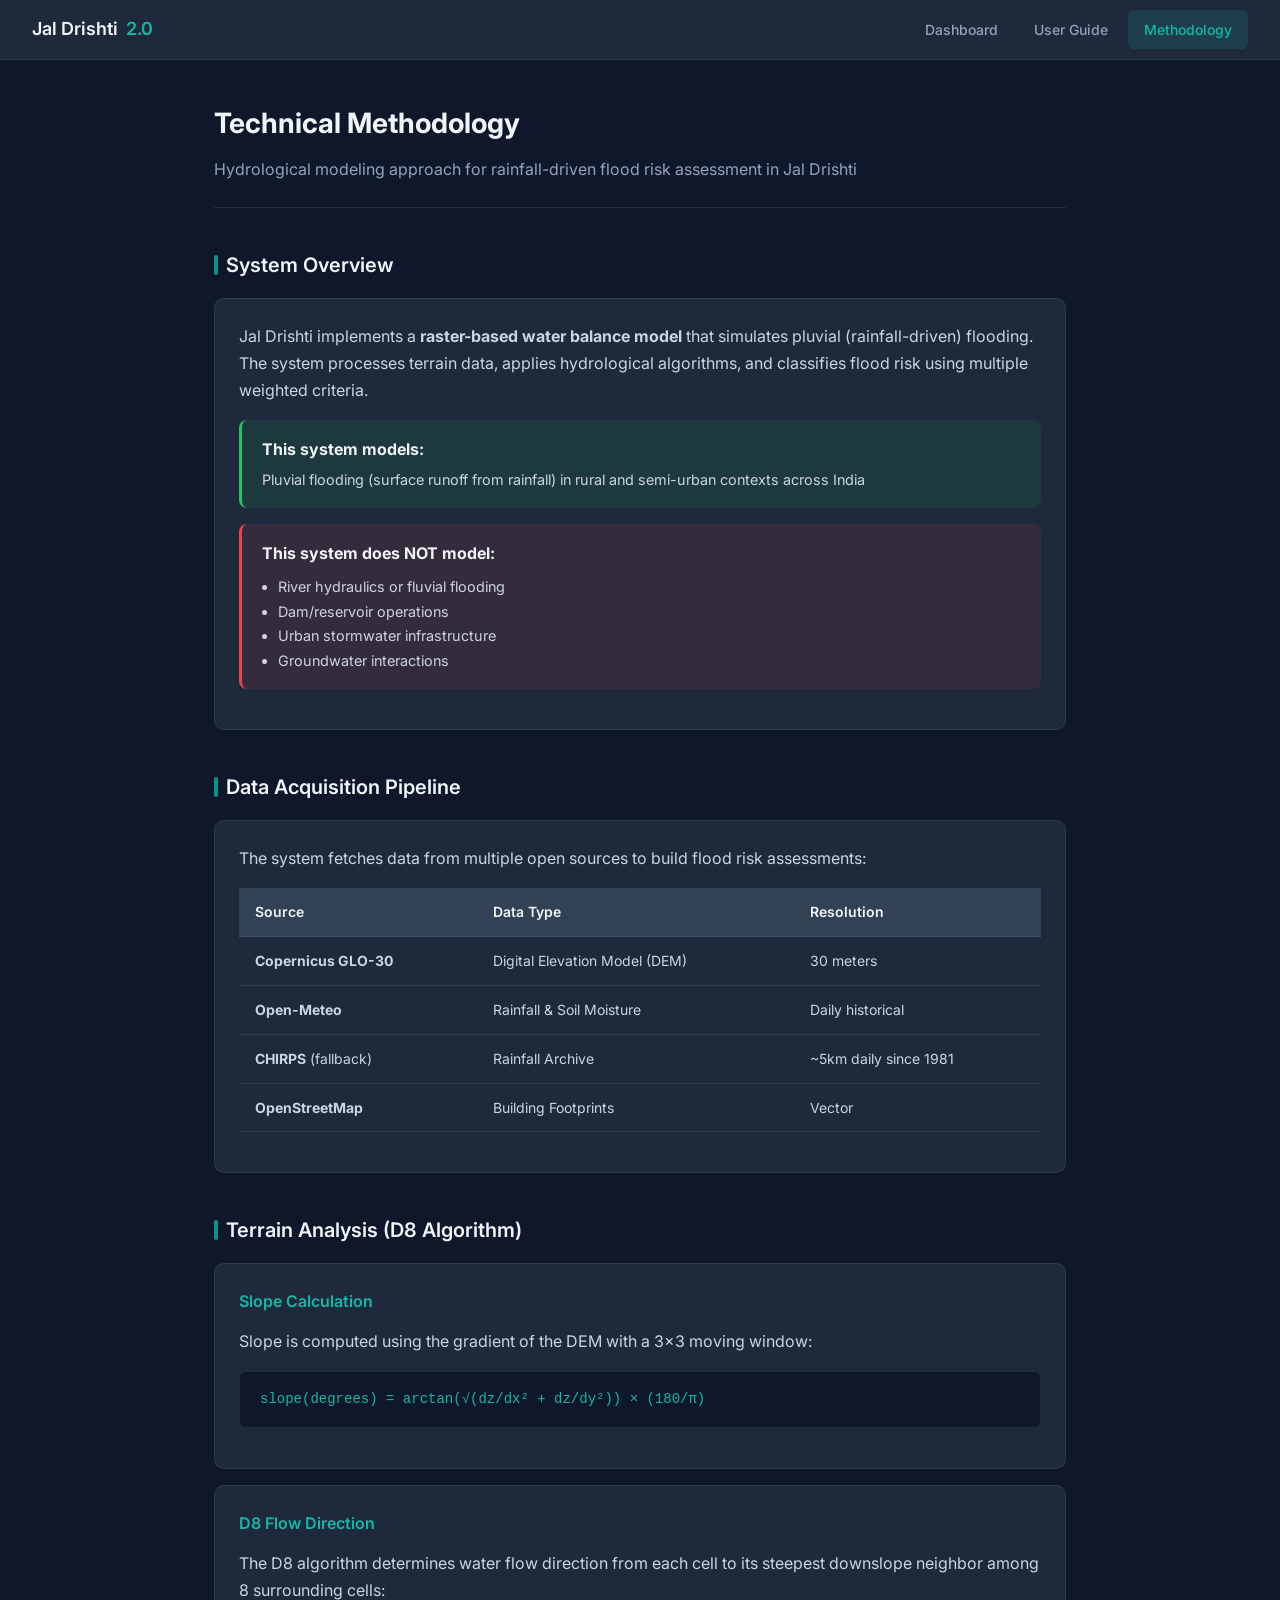
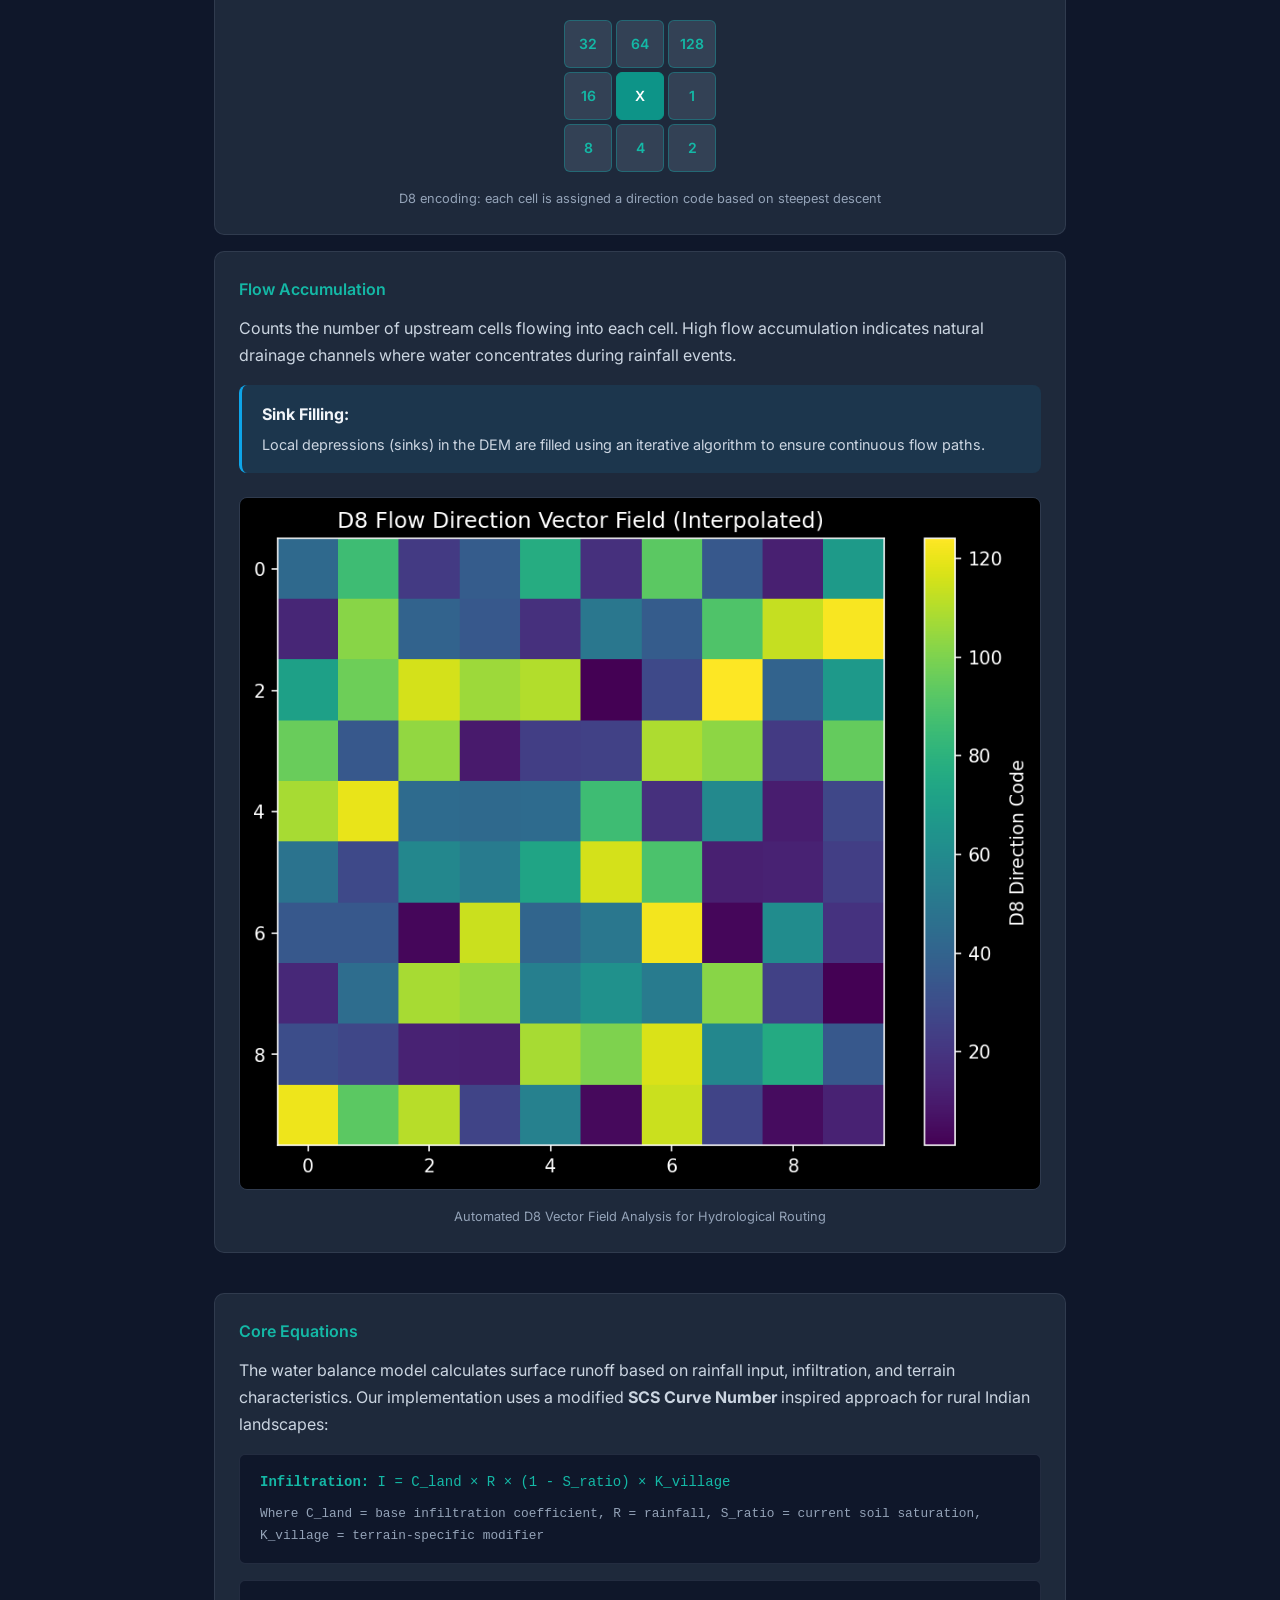
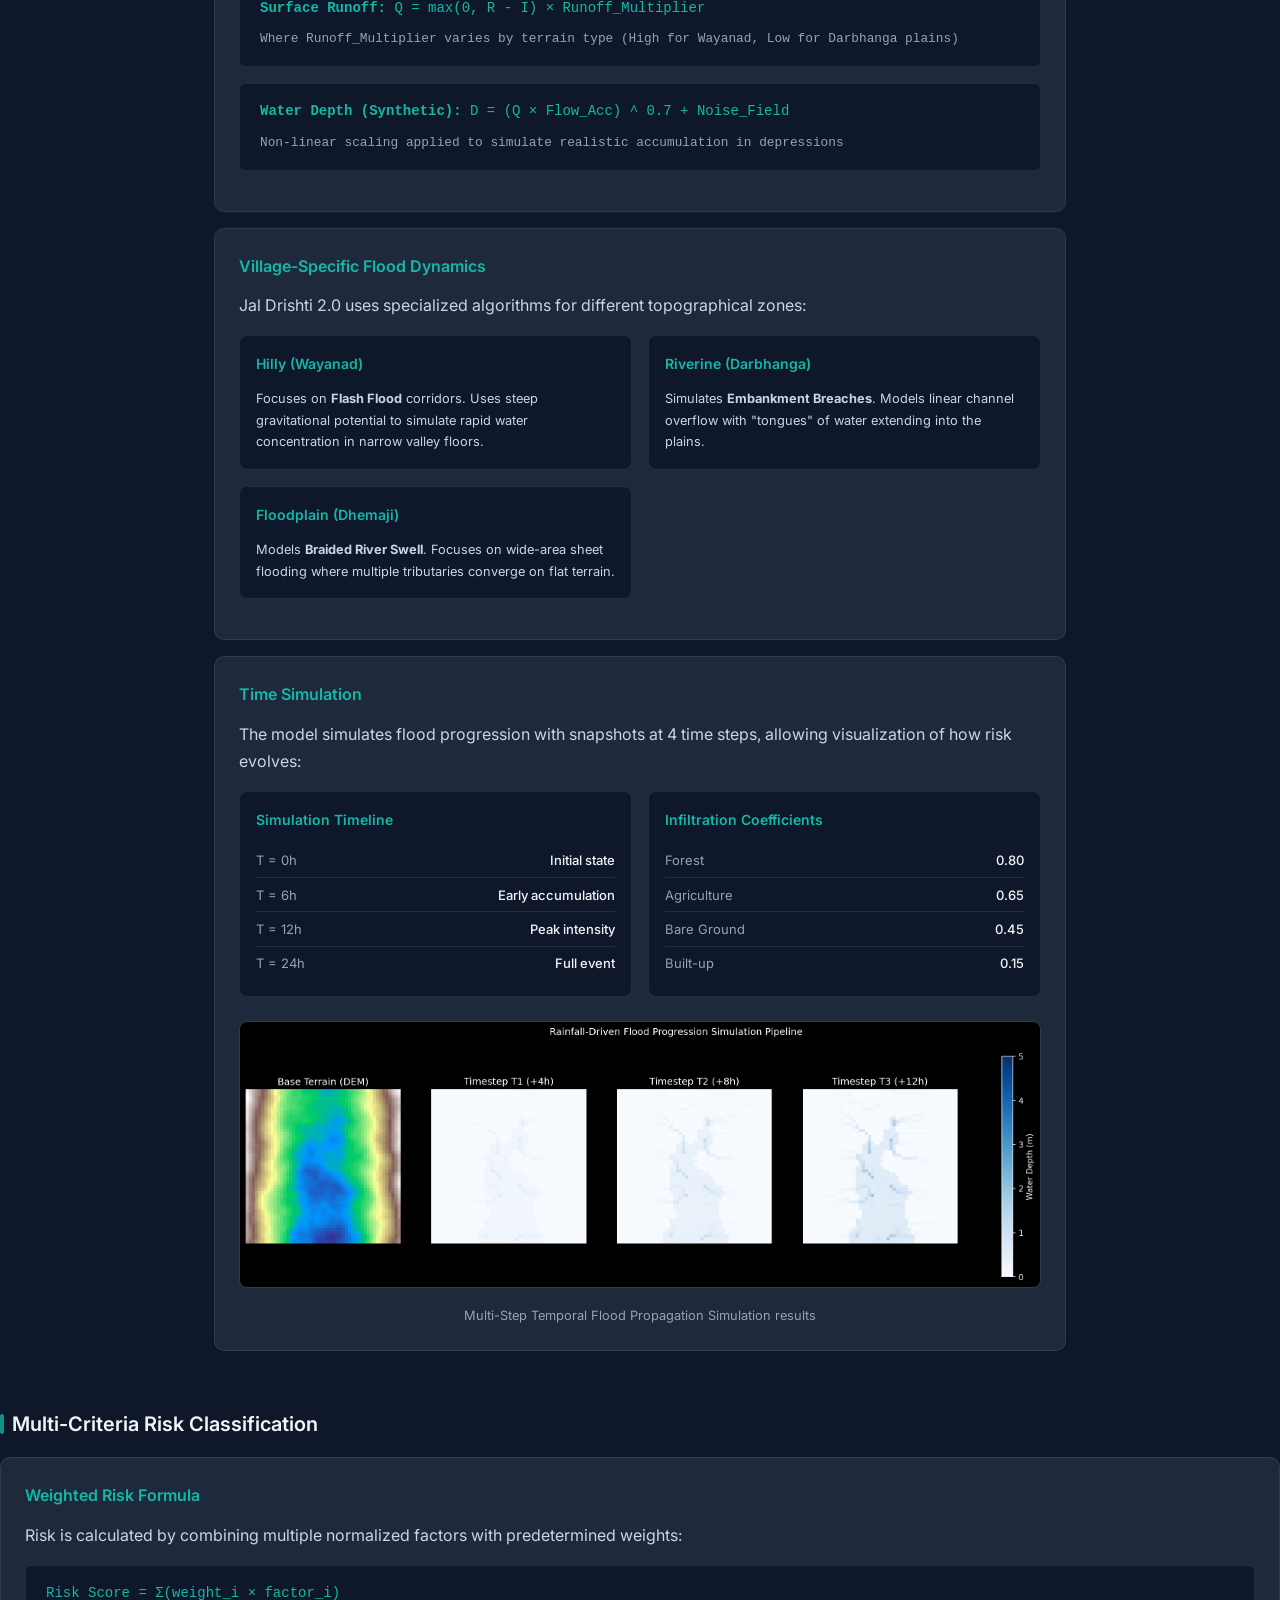
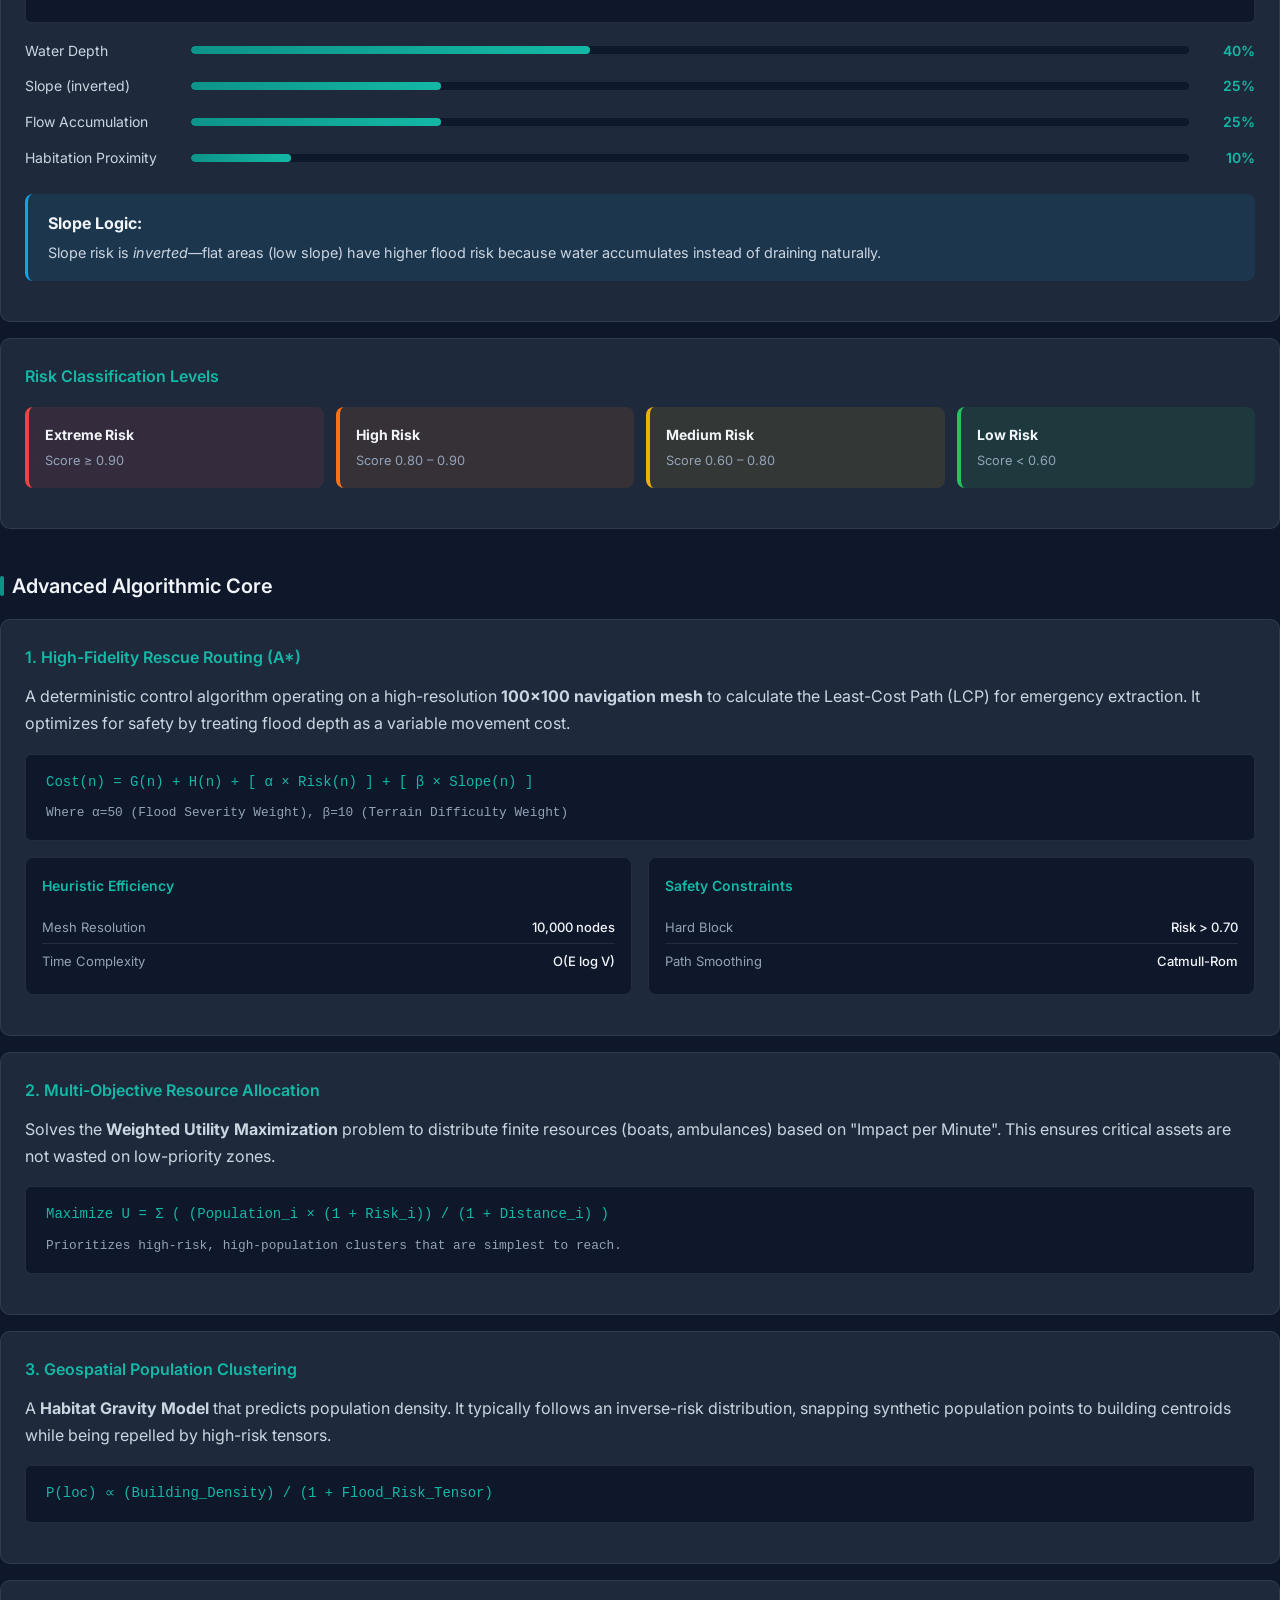
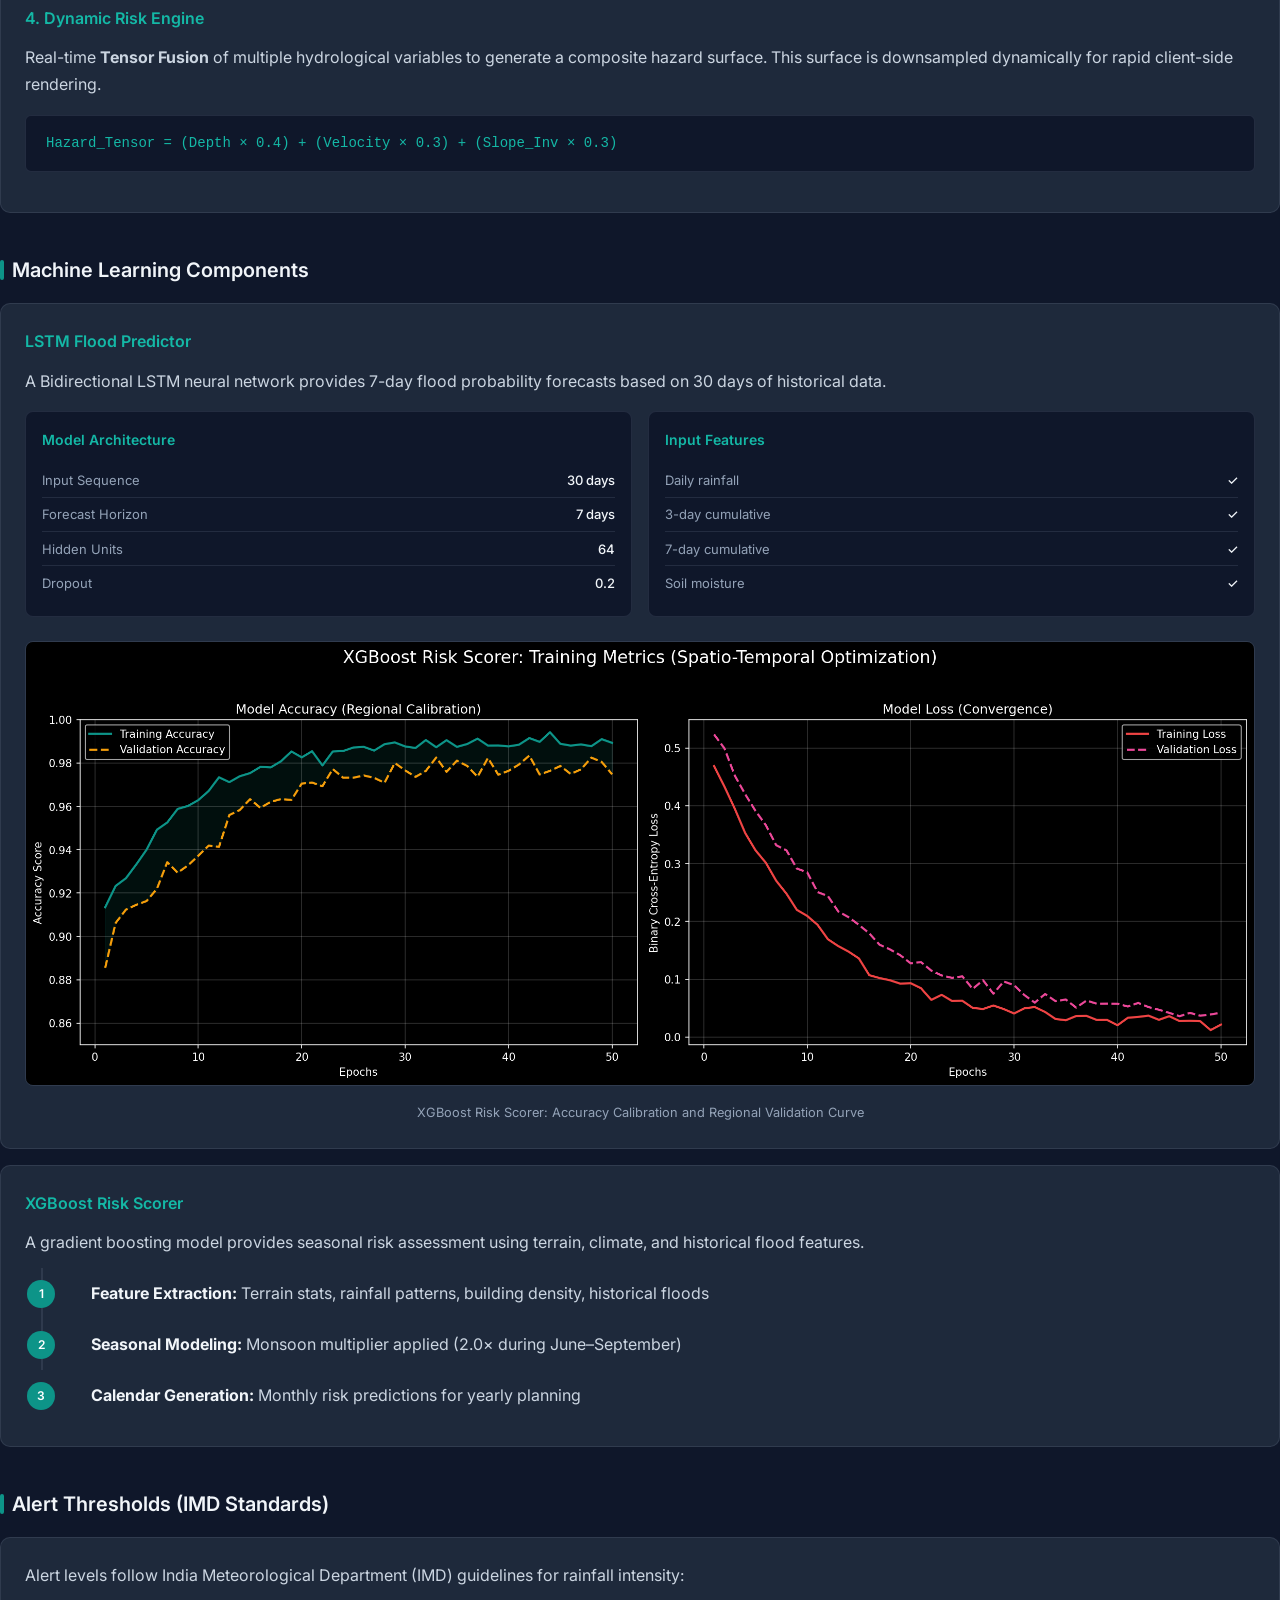
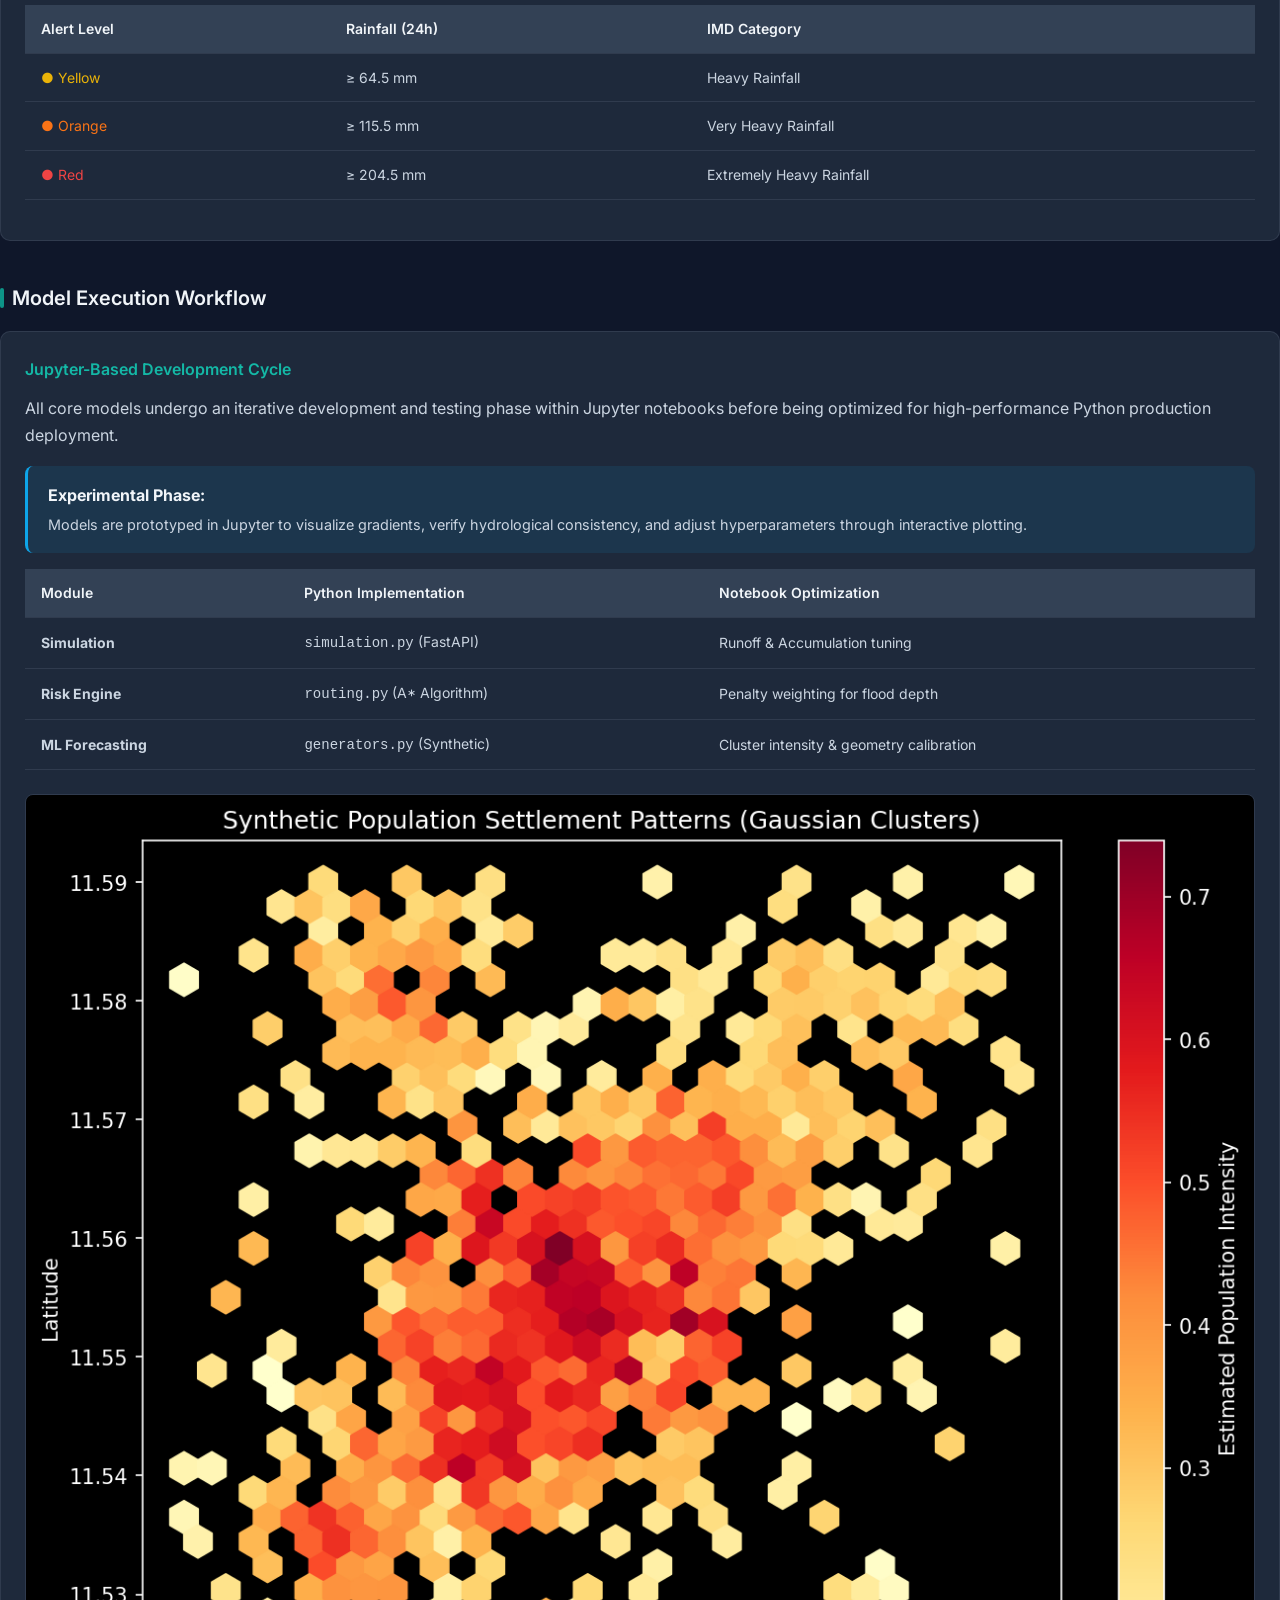
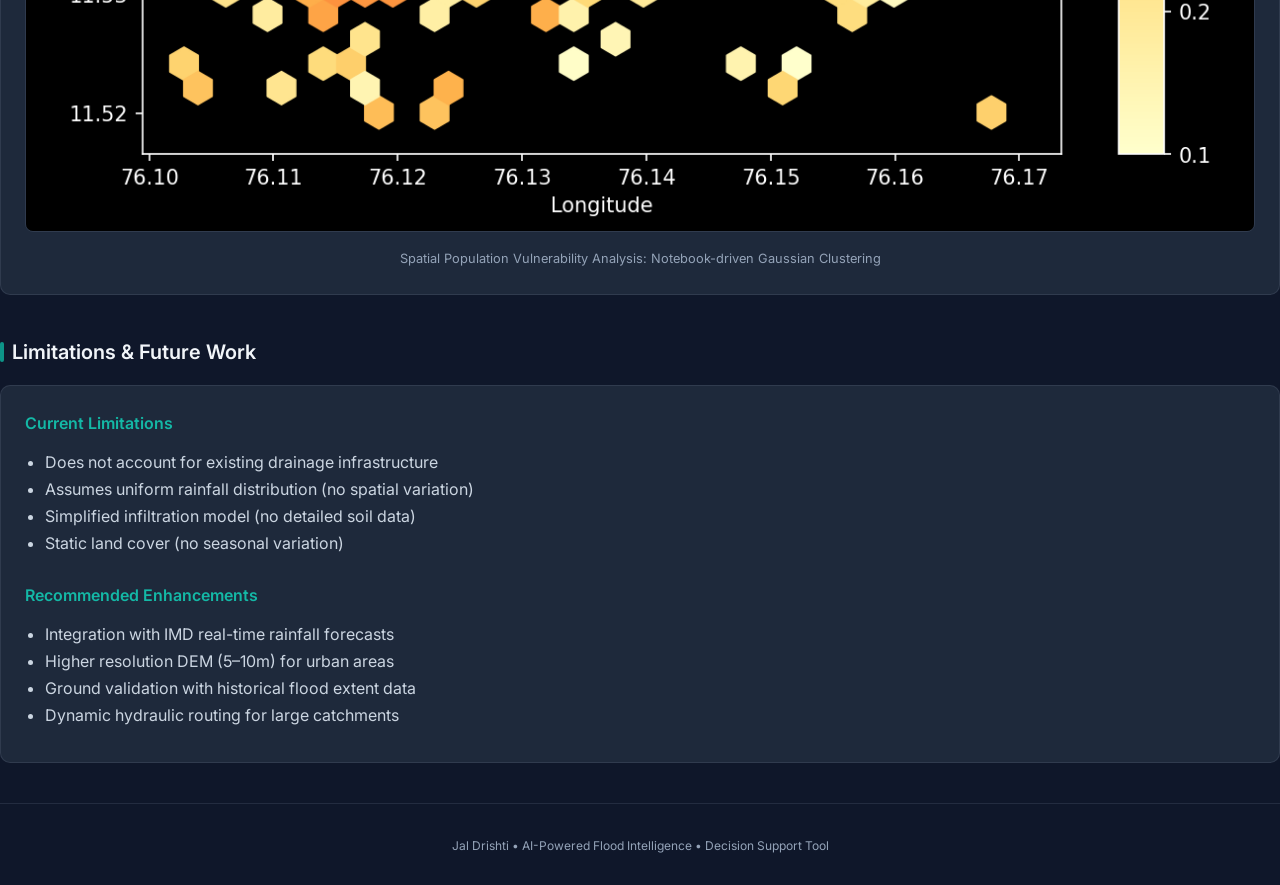
<file: frontend/pages/methodology.html>
<!DOCTYPE html>
<html lang="en">

<head>
    <meta charset="UTF-8">
    <meta name="viewport" content="width=device-width, initial-scale=1.0">
    <title>Methodology - Jal Drishti</title>
    <link href="https://fonts.googleapis.com/css2?family=Inter:wght@300;400;500;600;700&display=swap" rel="stylesheet">
    <style>
        :root {
            /* Deep Water Professional Theme */
            --bg-base: #0f172a;
            --bg-surface: #1e293b;
            --bg-elevated: #334155;
            --border-subtle: rgba(148, 163, 184, 0.15);
            --border-accent: rgba(14, 165, 165, 0.4);
            --accent-primary: #0d9488;
            --accent-secondary: #14b8a6;
            --accent-glow: rgba(20, 184, 166, 0.15);
            --text-primary: #f1f5f9;
            --text-secondary: #cbd5e1;
            --text-muted: #94a3b8;
            --success: #22c55e;
            --warning: #f59e0b;
            --danger: #ef4444;
            --info: #0ea5e9;
            --font-main: 'Inter', -apple-system, BlinkMacSystemFont, sans-serif;
        }

        * {
            box-sizing: border-box;
            margin: 0;
            padding: 0;
        }

        body {
            font-family: var(--font-main);
            background: var(--bg-base);
            min-height: 100vh;
            color: var(--text-primary);
            line-height: 1.7;
        }

        /* Navigation */
        .navbar {
            background: var(--bg-surface);
            padding: 0 2rem;
            display: flex;
            align-items: center;
            justify-content: space-between;
            height: 60px;
            position: sticky;
            top: 0;
            z-index: 100;
            border-bottom: 1px solid var(--border-subtle);
        }

        .nav-brand {
            display: flex;
            align-items: center;
            gap: 0.5rem;
            color: var(--text-primary);
            text-decoration: none;
            font-weight: 600;
            font-size: 1.125rem;
        }

        .nav-brand span {
            color: var(--accent-secondary);
        }

        .nav-links {
            display: flex;
            gap: 0.25rem;
        }

        .nav-link {
            color: var(--text-muted);
            text-decoration: none;
            padding: 0.5rem 1rem;
            border-radius: 6px;
            font-size: 0.875rem;
            font-weight: 500;
            transition: all 0.2s ease;
        }

        .nav-link:hover {
            background: var(--bg-elevated);
            color: var(--text-primary);
        }

        .nav-link.active {
            background: var(--accent-glow);
            color: var(--accent-secondary);
        }

        /* Main Container */
        .container {
            max-width: 900px;
            margin: 0 auto;
            padding: 2.5rem 1.5rem;
        }

        /* Page Header */
        .page-header {
            margin-bottom: 2.5rem;
            padding-bottom: 1.5rem;
            border-bottom: 1px solid var(--border-subtle);
        }

        .page-header h1 {
            font-size: 1.75rem;
            font-weight: 700;
            margin-bottom: 0.5rem;
            color: var(--text-primary);
        }

        .page-header p {
            color: var(--text-muted);
            font-size: 1rem;
        }

        /* Section */
        .section {
            margin-bottom: 2.5rem;
        }

        .section-title {
            font-size: 1.25rem;
            font-weight: 600;
            margin-bottom: 1rem;
            color: var(--text-primary);
            display: flex;
            align-items: center;
            gap: 0.5rem;
        }

        .section-title::before {
            content: "";
            width: 4px;
            height: 1.25rem;
            background: var(--accent-primary);
            border-radius: 2px;
        }

        /* Card */
        .card {
            background: var(--bg-surface);
            border-radius: 10px;
            padding: 1.5rem;
            margin-bottom: 1rem;
            border: 1px solid var(--border-subtle);
        }

        .card h3 {
            font-size: 1rem;
            font-weight: 600;
            margin-bottom: 0.75rem;
            color: var(--accent-secondary);
        }

        .card p {
            color: var(--text-secondary);
            margin-bottom: 0.75rem;
        }

        .card p:last-child {
            margin-bottom: 0;
        }

        /* Alert Boxes */
        .alert {
            padding: 1rem 1.25rem;
            border-radius: 8px;
            margin: 1rem 0;
            border-left: 3px solid;
        }

        .alert.info {
            background: rgba(14, 165, 233, 0.1);
            border-color: var(--info);
        }

        .alert.success {
            background: rgba(34, 197, 94, 0.1);
            border-color: var(--success);
        }

        .alert.warning {
            background: rgba(245, 158, 11, 0.1);
            border-color: var(--warning);
        }

        .alert.danger {
            background: rgba(239, 68, 68, 0.1);
            border-color: var(--danger);
        }

        .alert strong {
            display: block;
            margin-bottom: 0.25rem;
            color: var(--text-primary);
        }

        .alert p,
        .alert li {
            color: var(--text-secondary);
            font-size: 0.9rem;
        }

        /* Tables */
        .data-table {
            width: 100%;
            border-collapse: collapse;
            margin: 1rem 0;
            font-size: 0.875rem;
        }

        .data-table th,
        .data-table td {
            padding: 0.75rem 1rem;
            text-align: left;
            border-bottom: 1px solid var(--border-subtle);
        }

        .data-table th {
            background: var(--bg-elevated);
            font-weight: 600;
            color: var(--text-primary);
        }

        .data-table td {
            color: var(--text-secondary);
        }

        .data-table tbody tr:hover td {
            background: rgba(255, 255, 255, 0.02);
        }

        /* Formula Box */
        .formula {
            background: var(--bg-base);
            color: var(--accent-secondary);
            padding: 1rem 1.25rem;
            border-radius: 6px;
            font-family: 'SF Mono', 'Monaco', 'Consolas', monospace;
            font-size: 0.875rem;
            margin: 1rem 0;
            border: 1px solid var(--border-subtle);
            overflow-x: auto;
        }

        .formula .comment {
            color: var(--text-muted);
            font-size: 0.8rem;
            margin-top: 0.5rem;
        }

        /* D8 Grid */
        .d8-grid {
            display: grid;
            grid-template-columns: repeat(3, 48px);
            gap: 4px;
            margin: 1rem auto;
            width: fit-content;
        }

        .d8-cell {
            width: 48px;
            height: 48px;
            background: var(--bg-elevated);
            border: 1px solid var(--border-accent);
            color: var(--accent-secondary);
            display: flex;
            align-items: center;
            justify-content: center;
            border-radius: 6px;
            font-weight: 600;
            font-size: 0.875rem;
        }

        .d8-cell.center {
            background: var(--accent-primary);
            color: white;
            border-color: var(--accent-primary);
        }

        /* Weight Bars */
        .weight-item {
            display: flex;
            align-items: center;
            gap: 1rem;
            margin: 0.75rem 0;
        }

        .weight-label {
            flex: 0 0 150px;
            font-size: 0.875rem;
            color: var(--text-secondary);
        }

        .weight-bar-container {
            flex: 1;
            height: 8px;
            background: var(--bg-base);
            border-radius: 4px;
            overflow: hidden;
        }

        .weight-bar {
            height: 100%;
            background: linear-gradient(90deg, var(--accent-primary), var(--accent-secondary));
            border-radius: 4px;
        }

        .weight-value {
            flex: 0 0 50px;
            text-align: right;
            font-size: 0.875rem;
            font-weight: 600;
            color: var(--accent-secondary);
        }

        /* Pipeline Steps */
        .pipeline {
            list-style: none;
            counter-reset: step;
        }

        .pipeline li {
            counter-increment: step;
            padding: 0.75rem 0 0.75rem 3rem;
            position: relative;
            border-left: 2px solid var(--border-subtle);
            margin-left: 1rem;
            color: var(--text-secondary);
        }

        .pipeline li:last-child {
            border-left: 2px solid transparent;
        }

        .pipeline li::before {
            content: counter(step);
            position: absolute;
            left: -1rem;
            top: 0.75rem;
            width: 28px;
            height: 28px;
            background: var(--accent-primary);
            color: white;
            border-radius: 50%;
            font-size: 0.75rem;
            font-weight: 600;
            display: flex;
            align-items: center;
            justify-content: center;
        }

        .pipeline li strong {
            color: var(--text-primary);
        }

        /* Two Column Grid */
        .grid-2 {
            display: grid;
            grid-template-columns: repeat(auto-fit, minmax(280px, 1fr));
            gap: 1rem;
            margin: 1rem 0;
        }

        .data-box {
            background: var(--bg-base);
            padding: 1rem;
            border-radius: 8px;
            border: 1px solid var(--border-subtle);
        }

        .data-box h4 {
            font-size: 0.875rem;
            color: var(--accent-secondary);
            margin-bottom: 0.75rem;
            font-weight: 600;
        }

        .data-row {
            display: flex;
            justify-content: space-between;
            font-size: 0.8125rem;
            padding: 0.35rem 0;
            border-bottom: 1px solid var(--border-subtle);
        }

        .data-row:last-child {
            border-bottom: none;
        }

        .data-row .label {
            color: var(--text-muted);
        }

        .data-row .value {
            font-weight: 500;
            color: var(--text-primary);
        }

        /* Risk Levels */
        .risk-levels {
            display: grid;
            grid-template-columns: repeat(auto-fit, minmax(200px, 1fr));
            gap: 0.75rem;
            margin: 1rem 0;
        }

        .risk-level {
            padding: 1rem;
            border-radius: 8px;
            border-left: 4px solid;
        }

        .risk-level.extreme {
            background: rgba(239, 68, 68, 0.1);
            border-color: #ef4444;
        }

        .risk-level.high {
            background: rgba(249, 115, 22, 0.1);
            border-color: #f97316;
        }

        .risk-level.medium {
            background: rgba(234, 179, 8, 0.1);
            border-color: #eab308;
        }

        .risk-level.low {
            background: rgba(34, 197, 94, 0.1);
            border-color: #22c55e;
        }

        .risk-level h4 {
            font-size: 0.875rem;
            margin-bottom: 0.25rem;
            color: var(--text-primary);
        }

        .risk-level p {
            font-size: 0.8rem;
            color: var(--text-muted);
            margin: 0;
        }

        /* Footer */
        .footer {
            text-align: center;
            padding: 2rem;
            color: var(--text-muted);
            font-size: 0.75rem;
            border-top: 1px solid var(--border-subtle);
            margin-top: 2rem;
        }

        /* Responsive */
        @media (max-width: 640px) {
            .navbar {
                padding: 0 1rem;
            }

            .nav-links {
                display: none;
            }

            .container {
                padding: 1.5rem 1rem;
            }
        }
    </style>
</head>

<body>
    <!-- Navigation -->
    <nav class="navbar">
        <a href="../index.html" class="nav-brand">Jal Drishti <span>2.0</span></a>
        <div class="nav-links">
            <a href="../index.html" class="nav-link">Dashboard</a>
            <a href="user-guide.html" class="nav-link">User Guide</a>
            <a href="methodology.html" class="nav-link active">Methodology</a>
        </div>
    </nav>

    <div class="container">
        <!-- Page Header -->
        <div class="page-header">
            <h1>Technical Methodology</h1>
            <p>Hydrological modeling approach for rainfall-driven flood risk assessment in Jal Drishti</p>
        </div>

        <!-- System Overview -->
        <div class="section">
            <h2 class="section-title">System Overview</h2>

            <div class="card">
                <p>Jal Drishti implements a <strong>raster-based water balance model</strong> that simulates pluvial
                    (rainfall-driven) flooding. The system processes terrain data, applies hydrological algorithms, and
                    classifies flood risk using multiple weighted criteria.</p>

                <div class="alert success">
                    <strong>This system models:</strong>
                    <p>Pluvial flooding (surface runoff from rainfall) in rural and semi-urban contexts across India</p>
                </div>

                <div class="alert danger">
                    <strong>This system does NOT model:</strong>
                    <ul style="margin: 0.5rem 0 0 1rem;">
                        <li>River hydraulics or fluvial flooding</li>
                        <li>Dam/reservoir operations</li>
                        <li>Urban stormwater infrastructure</li>
                        <li>Groundwater interactions</li>
                    </ul>
                </div>
            </div>
        </div>

        <!-- Data Acquisition -->
        <div class="section">
            <h2 class="section-title">Data Acquisition Pipeline</h2>

            <div class="card">
                <p>The system fetches data from multiple open sources to build flood risk assessments:</p>

                <table class="data-table">
                    <thead>
                        <tr>
                            <th>Source</th>
                            <th>Data Type</th>
                            <th>Resolution</th>
                        </tr>
                    </thead>
                    <tbody>
                        <tr>
                            <td><strong>Copernicus GLO-30</strong></td>
                            <td>Digital Elevation Model (DEM)</td>
                            <td>30 meters</td>
                        </tr>
                        <tr>
                            <td><strong>Open-Meteo</strong></td>
                            <td>Rainfall & Soil Moisture</td>
                            <td>Daily historical</td>
                        </tr>
                        <tr>
                            <td><strong>CHIRPS</strong> (fallback)</td>
                            <td>Rainfall Archive</td>
                            <td>~5km daily since 1981</td>
                        </tr>
                        <tr>
                            <td><strong>OpenStreetMap</strong></td>
                            <td>Building Footprints</td>
                            <td>Vector</td>
                        </tr>
                    </tbody>
                </table>
            </div>
        </div>

        <!-- Terrain Analysis -->
        <div class="section">
            <h2 class="section-title">Terrain Analysis (D8 Algorithm)</h2>

            <div class="card">
                <h3>Slope Calculation</h3>
                <p>Slope is computed using the gradient of the DEM with a 3×3 moving window:</p>
                <div class="formula">
                    slope(degrees) = arctan(√(dz/dx² + dz/dy²)) × (180/π)
                </div>
            </div>

            <div class="card">
                <h3>D8 Flow Direction</h3>
                <p>The D8 algorithm determines water flow direction from each cell to its steepest downslope neighbor
                    among 8 surrounding cells:</p>

                <div class="d8-grid">
                    <div class="d8-cell">32</div>
                    <div class="d8-cell">64</div>
                    <div class="d8-cell">128</div>
                    <div class="d8-cell">16</div>
                    <div class="d8-cell center">X</div>
                    <div class="d8-cell">1</div>
                    <div class="d8-cell">8</div>
                    <div class="d8-cell">4</div>
                    <div class="d8-cell">2</div>
                </div>
                <p style="text-align: center; font-size: 0.8rem; color: var(--text-muted);">D8 encoding: each cell is
                    assigned a direction code based on steepest descent</p>
            </div>

            <div class="card">
                <h3>Flow Accumulation</h3>
                <p>Counts the number of upstream cells flowing into each cell. High flow accumulation indicates natural
                    drainage channels where water concentrates during rainfall events.</p>

                <div class="alert info">
                    <strong>Sink Filling:</strong>
                    <p>Local depressions (sinks) in the DEM are filled using an iterative algorithm to ensure continuous
                        flow paths.</p>
                </div>

                <div style="margin-top: 1.5rem; text-align: center;">
                    <img src="../assets/images/graphs/d8_flow.png" alt="D8 Flow Direction"
                        style="max-width: 100%; border-radius: 8px; border: 1px solid var(--border-subtle);">
                    <p style="font-size: 0.8rem; color: var(--text-muted); margin-top: 0.5rem;">Automated D8 Vector
                        Field Analysis for Hydrological Routing</p>
                </div>
            </div>
        </div>

        <!-- Hydrological Model -->
        <div class="card">
            <h3>Core Equations</h3>
            <p>The water balance model calculates surface runoff based on rainfall input, infiltration, and terrain
                characteristics. Our implementation uses a modified <strong>SCS Curve Number</strong> inspired approach
                for rural Indian landscapes:</p>

            <div class="formula">
                <strong>Infiltration:</strong> I = C_land × R × (1 - S_ratio) × K_village
                <div class="comment">Where C_land = base infiltration coefficient, R = rainfall, S_ratio = current soil
                    saturation, K_village = terrain-specific modifier</div>
            </div>

            <div class="formula">
                <strong>Surface Runoff:</strong> Q = max(0, R - I) × Runoff_Multiplier
                <div class="comment">Where Runoff_Multiplier varies by terrain type (High for Wayanad, Low for Darbhanga
                    plains)</div>
            </div>

            <div class="formula">
                <strong>Water Depth (Synthetic):</strong> D = (Q × Flow_Acc) ^ 0.7 + Noise_Field
                <div class="comment">Non-linear scaling applied to simulate realistic accumulation in depressions</div>
            </div>
        </div>

        <div class="card">
            <h3>Village-Specific Flood Dynamics</h3>
            <p>Jal Drishti 2.0 uses specialized algorithms for different topographical zones:</p>
            <div class="grid-2">
                <div class="data-box">
                    <h4>Hilly (Wayanad)</h4>
                    <p style="font-size: 0.8rem; color: var(--text-secondary);">Focuses on <strong>Flash Flood</strong>
                        corridors. Uses steep gravitational potential to simulate rapid water concentration in narrow
                        valley floors.</p>
                </div>
                <div class="data-box">
                    <h4>Riverine (Darbhanga)</h4>
                    <p style="font-size: 0.8rem; color: var(--text-secondary);">Simulates <strong>Embankment
                            Breaches</strong>. Models linear channel overflow with "tongues" of water extending into the
                        plains.</p>
                </div>
                <div class="data-box">
                    <h4>Floodplain (Dhemaji)</h4>
                    <p style="font-size: 0.8rem; color: var(--text-secondary);">Models <strong>Braided River
                            Swell</strong>. Focuses on wide-area sheet flooding where multiple tributaries converge on
                        flat terrain.</p>
                </div>
            </div>
        </div>

        <div class="card">
            <h3>Time Simulation</h3>
            <p>The model simulates flood progression with snapshots at 4 time steps, allowing visualization of how
                risk evolves:</p>

            <div class="grid-2">
                <div class="data-box">
                    <h4>Simulation Timeline</h4>
                    <div class="data-row"><span class="label">T = 0h</span><span class="value">Initial state</span>
                    </div>
                    <div class="data-row"><span class="label">T = 6h</span><span class="value">Early
                            accumulation</span></div>
                    <div class="data-row"><span class="label">T = 12h</span><span class="value">Peak
                            intensity</span></div>
                    <div class="data-row"><span class="label">T = 24h</span><span class="value">Full event</span>
                    </div>
                </div>
                <div class="data-box">
                    <h4>Infiltration Coefficients</h4>
                    <div class="data-row"><span class="label">Forest</span><span class="value">0.80</span></div>
                    <div class="data-row"><span class="label">Agriculture</span><span class="value">0.65</span>
                    </div>
                    <div class="data-row"><span class="label">Bare Ground</span><span class="value">0.45</span>
                    </div>
                    <div class="data-row"><span class="label">Built-up</span><span class="value">0.15</span></div>
                </div>
            </div>

            <div style="margin-top: 1.5rem; text-align: center;">
                <img src="../assets/images/graphs/simulation_timeline.png" alt="Simulation Timeline"
                    style="max-width: 100%; border-radius: 8px; border: 1px solid var(--border-subtle);">
                <p style="font-size: 0.8rem; color: var(--text-muted); margin-top: 0.5rem;">Multi-Step Temporal
                    Flood Propagation Simulation results</p>
            </div>
        </div>
    </div>

    <!-- Risk Classification -->
    <div class="section">
        <h2 class="section-title">Multi-Criteria Risk Classification</h2>

        <div class="card">
            <h3>Weighted Risk Formula</h3>
            <p>Risk is calculated by combining multiple normalized factors with predetermined weights:</p>

            <div class="formula">
                Risk Score = Σ(weight_i × factor_i)
            </div>

            <div class="weight-item">
                <span class="weight-label">Water Depth</span>
                <div class="weight-bar-container">
                    <div class="weight-bar" style="width: 40%;"></div>
                </div>
                <span class="weight-value">40%</span>
            </div>
            <div class="weight-item">
                <span class="weight-label">Slope (inverted)</span>
                <div class="weight-bar-container">
                    <div class="weight-bar" style="width: 25%;"></div>
                </div>
                <span class="weight-value">25%</span>
            </div>
            <div class="weight-item">
                <span class="weight-label">Flow Accumulation</span>
                <div class="weight-bar-container">
                    <div class="weight-bar" style="width: 25%;"></div>
                </div>
                <span class="weight-value">25%</span>
            </div>
            <div class="weight-item">
                <span class="weight-label">Habitation Proximity</span>
                <div class="weight-bar-container">
                    <div class="weight-bar" style="width: 10%;"></div>
                </div>
                <span class="weight-value">10%</span>
            </div>

            <div class="alert info" style="margin-top: 1.5rem;">
                <strong>Slope Logic:</strong>
                <p>Slope risk is <em>inverted</em>—flat areas (low slope) have higher flood risk because water
                    accumulates instead of draining naturally.</p>
            </div>
        </div>

        <div class="card">
            <h3>Risk Classification Levels</h3>
            <div class="risk-levels">
                <div class="risk-level extreme">
                    <h4>Extreme Risk</h4>
                    <p>Score ≥ 0.90</p>
                </div>
                <div class="risk-level high">
                    <h4>High Risk</h4>
                    <p>Score 0.80 – 0.90</p>
                </div>
                <div class="risk-level medium">
                    <h4>Medium Risk</h4>
                    <p>Score 0.60 – 0.80</p>
                </div>
                <div class="risk-level low">
                    <h4>Low Risk</h4>
                    <p>Score < 0.60</p>
                </div>
            </div>
        </div>
    </div>

    <!-- Advanced Algorithmic Core -->
    <div class="section">
        <h2 class="section-title">Advanced Algorithmic Core</h2>

        <!-- A* Routing -->
        <div class="card">
            <h3>1. High-Fidelity Rescue Routing (A*)</h3>
            <p>A deterministic control algorithm operating on a high-resolution <strong>100x100 navigation mesh</strong>
                to calculate the Least-Cost Path (LCP) for emergency extraction. It optimizes for safety by treating
                flood depth as a variable movement cost.</p>

            <div class="formula">
                Cost(n) = G(n) + H(n) + [ α × Risk(n) ] + [ β × Slope(n) ]
                <div class="comment">
                    Where α=50 (Flood Severity Weight), β=10 (Terrain Difficulty Weight)
                </div>
            </div>

            <div class="grid-2">
                <div class="data-box">
                    <h4>Heuristic Efficiency</h4>
                    <div class="data-row"><span class="label">Mesh Resolution</span><span class="value">10,000
                            nodes</span></div>
                    <div class="data-row"><span class="label">Time Complexity</span><span class="value">O(E log
                            V)</span></div>
                </div>
                <div class="data-box">
                    <h4>Safety Constraints</h4>
                    <div class="data-row"><span class="label">Hard Block</span><span class="value">Risk > 0.70</span>
                    </div>
                    <div class="data-row"><span class="label">Path Smoothing</span><span
                            class="value">Catmull-Rom</span></div>
                </div>
            </div>
        </div>

        <!-- Resource Allocation -->
        <div class="card">
            <h3>2. Multi-Objective Resource Allocation</h3>
            <p>Solves the <strong>Weighted Utility Maximization</strong> problem to distribute finite resources (boats,
                ambulances) based on "Impact per Minute". This ensures critical assets are not wasted on low-priority
                zones.</p>

            <div class="formula">
                Maximize U = Σ ( (Population_i × (1 + Risk_i)) / (1 + Distance_i) )
                <div class="comment">Prioritizes high-risk, high-population clusters that are simplest to reach.</div>
            </div>
        </div>

        <!-- Geospatial Clustering -->
        <div class="card">
            <h3>3. Geospatial Population Clustering</h3>
            <p>A <strong>Habitat Gravity Model</strong> that predicts population density. It typically follows an
                inverse-risk distribution, snapping synthetic population points to building centroids while being
                repelled by high-risk tensors.</p>

            <div class="formula">
                P(loc) ∝ (Building_Density) / (1 + Flood_Risk_Tensor)
            </div>
        </div>

        <!-- Dynamic Risk Engine -->
        <div class="card">
            <h3>4. Dynamic Risk Engine</h3>
            <p>Real-time <strong>Tensor Fusion</strong> of multiple hydrological variables to generate a composite
                hazard surface. This surface is downsampled dynamically for rapid client-side rendering.</p>

            <div class="formula">
                Hazard_Tensor = (Depth × 0.4) + (Velocity × 0.3) + (Slope_Inv × 0.3)
            </div>
        </div>

    </div>

    <!-- ML Components -->
    <div class="section">
        <h2 class="section-title">Machine Learning Components</h2>

        <div class="card">
            <h3>LSTM Flood Predictor</h3>
            <p>A Bidirectional LSTM neural network provides 7-day flood probability forecasts based on 30 days of
                historical data.</p>

            <div class="grid-2">
                <div class="data-box">
                    <h4>Model Architecture</h4>
                    <div class="data-row"><span class="label">Input Sequence</span><span class="value">30
                            days</span></div>
                    <div class="data-row"><span class="label">Forecast Horizon</span><span class="value">7
                            days</span></div>
                    <div class="data-row"><span class="label">Hidden Units</span><span class="value">64</span></div>
                    <div class="data-row"><span class="label">Dropout</span><span class="value">0.2</span></div>
                </div>
                <div class="data-box">
                    <h4>Input Features</h4>
                    <div class="data-row"><span class="label">Daily rainfall</span><span class="value">✓</span>
                    </div>
                    <div class="data-row"><span class="label">3-day cumulative</span><span class="value">✓</span>
                    </div>
                    <div class="data-row"><span class="label">7-day cumulative</span><span class="value">✓</span>
                    </div>
                    <div class="data-row"><span class="label">Soil moisture</span><span class="value">✓</span></div>
                </div>
            </div>

            <div style="margin-top: 1.5rem; text-align: center;">
                <img src="../assets/images/graphs/model_performance.png" alt="Model Performance"
                    style="max-width: 100%; border-radius: 8px; border: 1px solid var(--border-subtle);">
                <p style="font-size: 0.8rem; color: var(--text-muted); margin-top: 0.5rem;">XGBoost Risk Scorer:
                    Accuracy Calibration and Regional Validation Curve</p>
            </div>
        </div>

        <div class="card">
            <h3>XGBoost Risk Scorer</h3>
            <p>A gradient boosting model provides seasonal risk assessment using terrain, climate, and historical
                flood features.</p>

            <ol class="pipeline">
                <li><strong>Feature Extraction:</strong> Terrain stats, rainfall patterns, building density,
                    historical floods</li>
                <li><strong>Seasonal Modeling:</strong> Monsoon multiplier applied (2.0× during June–September)</li>
                <li><strong>Calendar Generation:</strong> Monthly risk predictions for yearly planning</li>
            </ol>
        </div>
    </div>

    <!-- Alert Thresholds -->
    <div class="section">
        <h2 class="section-title">Alert Thresholds (IMD Standards)</h2>

        <div class="card">
            <p>Alert levels follow India Meteorological Department (IMD) guidelines for rainfall intensity:</p>

            <table class="data-table">
                <thead>
                    <tr>
                        <th>Alert Level</th>
                        <th>Rainfall (24h)</th>
                        <th>IMD Category</th>
                    </tr>
                </thead>
                <tbody>
                    <tr>
                        <td style="color: #eab308;">● Yellow</td>
                        <td>≥ 64.5 mm</td>
                        <td>Heavy Rainfall</td>
                    </tr>
                    <tr>
                        <td style="color: #f97316;">● Orange</td>
                        <td>≥ 115.5 mm</td>
                        <td>Very Heavy Rainfall</td>
                    </tr>
                    <tr>
                        <td style="color: #ef4444;">● Red</td>
                        <td>≥ 204.5 mm</td>
                        <td>Extremely Heavy Rainfall</td>
                    </tr>
                </tbody>
            </table>
        </div>
    </div>

    <!-- Model Execution Workflow -->
    <div class="section">
        <h2 class="section-title">Model Execution Workflow</h2>

        <div class="card">
            <h3>Jupyter-Based Development Cycle</h3>
            <p>All core models undergo an iterative development and testing phase within Jupyter notebooks before
                being optimized for high-performance Python production deployment.</p>

            <div class="alert info">
                <strong>Experimental Phase:</strong>
                <p>Models are prototyped in Jupyter to visualize gradients, verify hydrological consistency, and
                    adjust hyperparameters through interactive plotting.</p>
            </div>

            <table class="data-table">
                <thead>
                    <tr>
                        <th>Module</th>
                        <th>Python Implementation</th>
                        <th>Notebook Optimization</th>
                    </tr>
                </thead>
                <tbody>
                    <tr>
                        <td><strong>Simulation</strong></td>
                        <td><code>simulation.py</code> (FastAPI)</td>
                        <td>Runoff & Accumulation tuning</td>
                    </tr>
                    <tr>
                        <td><strong>Risk Engine</strong></td>
                        <td><code>routing.py</code> (A* Algorithm)</td>
                        <td>Penalty weighting for flood depth</td>
                    </tr>
                    <tr>
                        <td><strong>ML Forecasting</strong></td>
                        <td><code>generators.py</code> (Synthetic)</td>
                        <td>Cluster intensity & geometry calibration</td>
                    </tr>
                </tbody>
            </table>

            <div style="margin-top: 1.5rem; text-align: center;">
                <img src="../assets/images/graphs/population_heatmap_static.png" alt="Population Analysis"
                    style="max-width: 100%; border-radius: 8px; border: 1px solid var(--border-subtle);">
                <p style="font-size: 0.8rem; color: var(--text-muted); margin-top: 0.5rem;">Spatial Population
                    Vulnerability Analysis: Notebook-driven Gaussian Clustering</p>
            </div>
        </div>
    </div>

    <!-- Limitations -->
    <div class="section">
        <h2 class="section-title">Limitations & Future Work</h2>

        <div class="card">
            <h3>Current Limitations</h3>
            <ul style="color: var(--text-secondary); padding-left: 1.25rem; margin: 0.5rem 0;">
                <li>Does not account for existing drainage infrastructure</li>
                <li>Assumes uniform rainfall distribution (no spatial variation)</li>
                <li>Simplified infiltration model (no detailed soil data)</li>
                <li>Static land cover (no seasonal variation)</li>
            </ul>

            <h3 style="margin-top: 1.5rem;">Recommended Enhancements</h3>
            <ul style="color: var(--text-secondary); padding-left: 1.25rem; margin: 0.5rem 0;">
                <li>Integration with IMD real-time rainfall forecasts</li>
                <li>Higher resolution DEM (5–10m) for urban areas</li>
                <li>Ground validation with historical flood extent data</li>
                <li>Dynamic hydraulic routing for large catchments</li>
            </ul>
        </div>
    </div>
    </div>

    <div class="footer">
        <p>Jal Drishti • AI-Powered Flood Intelligence • Decision Support Tool</p>
    </div>
</body>

</html>
</file>
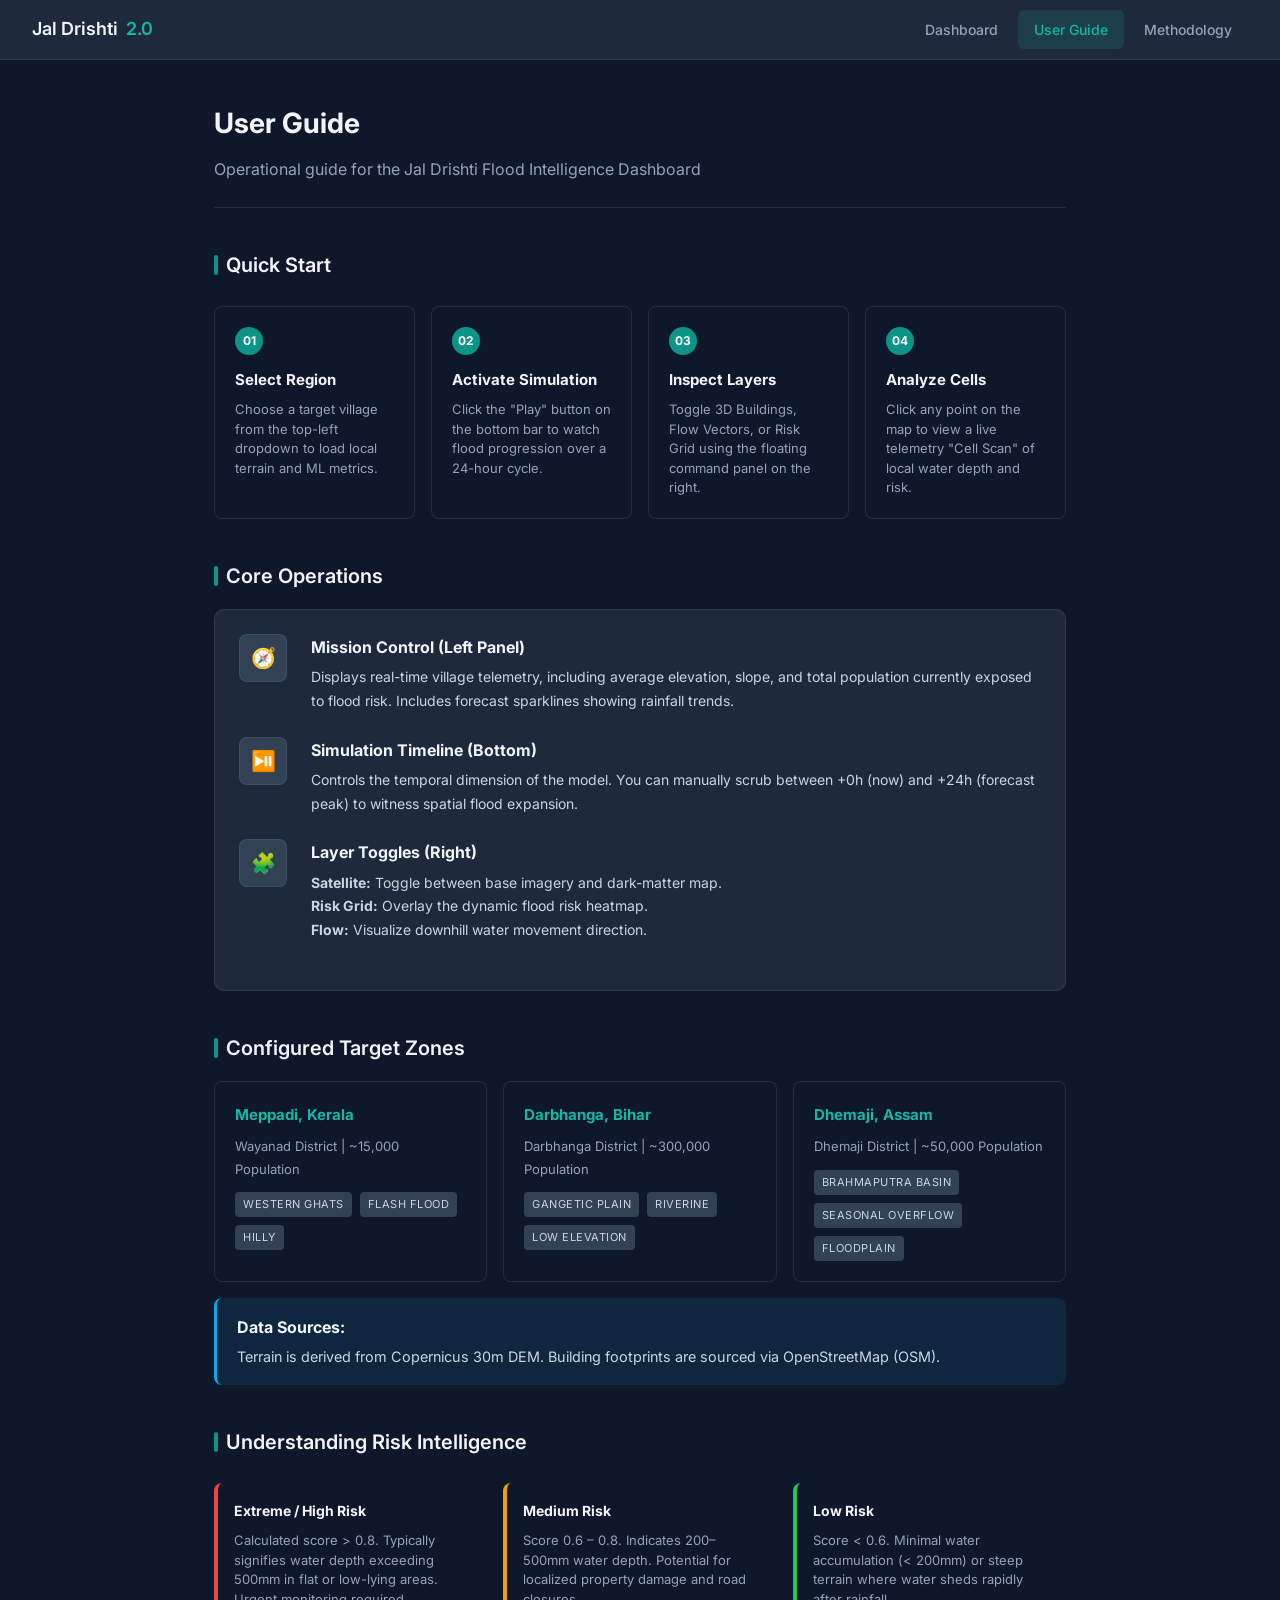
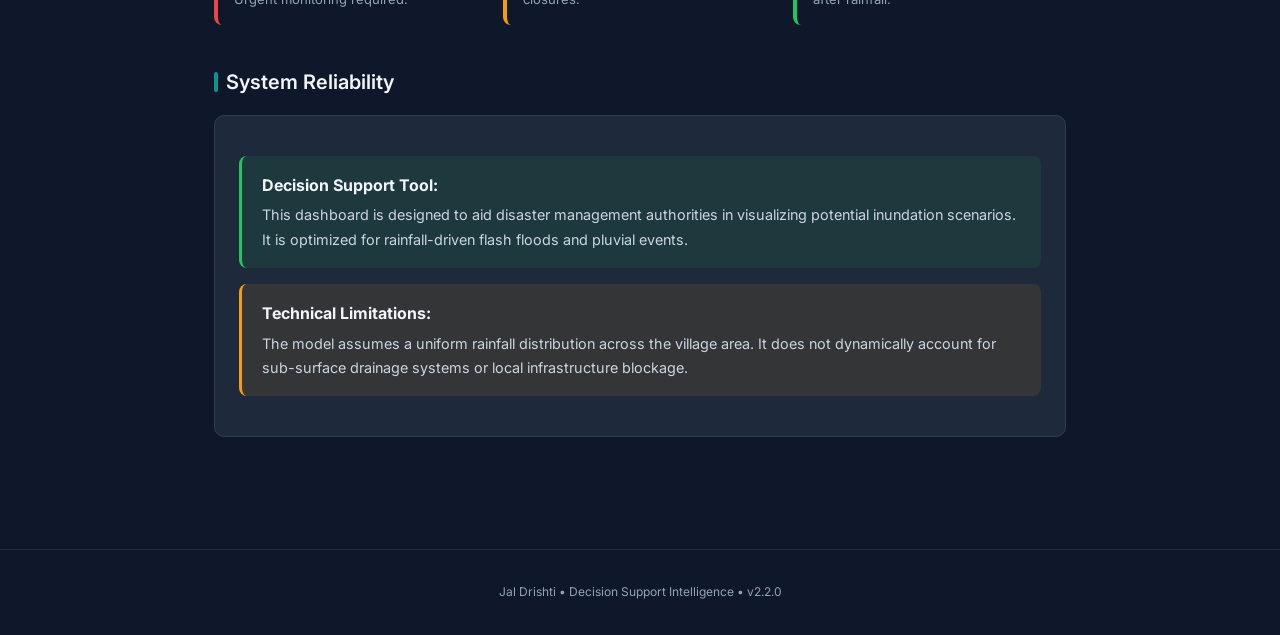
<file: frontend/pages/user-guide.html>
<!DOCTYPE html>
<html lang="en">

<head>
    <meta charset="UTF-8">
    <meta name="viewport" content="width=device-width, initial-scale=1.0">
    <title>User Guide - Jal Drishti</title>
    <link href="https://fonts.googleapis.com/css2?family=Inter:wght@300;400;500;600;700&display=swap" rel="stylesheet">
    <style>
        :root {
            /* Deep Water Professional Theme - Matching Methodology */
            --bg-base: #0f172a;
            --bg-surface: #1e293b;
            --bg-elevated: #334155;
            --border-subtle: rgba(148, 163, 184, 0.15);
            --border-accent: rgba(14, 165, 165, 0.4);
            --accent-primary: #0d9488;
            --accent-secondary: #14b8a6;
            --accent-glow: rgba(20, 184, 166, 0.15);
            --text-primary: #f1f5f9;
            --text-secondary: #cbd5e1;
            --text-muted: #94a3b8;
            --success: #22c55e;
            --warning: #f59e0b;
            --danger: #ef4444;
            --info: #0ea5e9;
            --font-main: 'Inter', -apple-system, BlinkMacSystemFont, sans-serif;
        }

        * {
            box-sizing: border-box;
            margin: 0;
            padding: 0;
        }

        body {
            font-family: var(--font-main);
            background: var(--bg-base);
            min-height: 100vh;
            color: var(--text-primary);
            line-height: 1.7;
        }

        /* Navigation */
        .navbar {
            background: var(--bg-surface);
            padding: 0 2rem;
            display: flex;
            align-items: center;
            justify-content: space-between;
            height: 60px;
            position: sticky;
            top: 0;
            z-index: 100;
            border-bottom: 1px solid var(--border-subtle);
        }

        .nav-brand {
            display: flex;
            align-items: center;
            gap: 0.5rem;
            color: var(--text-primary);
            text-decoration: none;
            font-weight: 600;
            font-size: 1.125rem;
        }

        .nav-brand span {
            color: var(--accent-secondary);
        }

        .nav-links {
            display: flex;
            gap: 0.25rem;
        }

        .nav-link {
            color: var(--text-muted);
            text-decoration: none;
            padding: 0.5rem 1rem;
            border-radius: 6px;
            font-size: 0.875rem;
            font-weight: 500;
            transition: all 0.2s ease;
        }

        .nav-link:hover {
            background: var(--bg-elevated);
            color: var(--text-primary);
        }

        .nav-link.active {
            background: var(--accent-glow);
            color: var(--accent-secondary);
        }

        /* Main Container */
        .container {
            max-width: 900px;
            margin: 0 auto;
            padding: 2.5rem 1.5rem;
        }

        /* Page Header */
        .page-header {
            margin-bottom: 2.5rem;
            padding-bottom: 1.5rem;
            border-bottom: 1px solid var(--border-subtle);
        }

        .page-header h1 {
            font-size: 1.75rem;
            font-weight: 700;
            margin-bottom: 0.5rem;
            color: var(--text-primary);
        }

        .page-header p {
            color: var(--text-muted);
            font-size: 1rem;
        }

        /* Section */
        .section {
            margin-bottom: 2.5rem;
        }

        .section-title {
            font-size: 1.25rem;
            font-weight: 600;
            margin-bottom: 1rem;
            color: var(--text-primary);
            display: flex;
            align-items: center;
            gap: 0.5rem;
        }

        .section-title::before {
            content: "";
            width: 4px;
            height: 1.25rem;
            background: var(--accent-primary);
            border-radius: 2px;
        }

        /* Card */
        .card {
            background: var(--bg-surface);
            border-radius: 10px;
            padding: 1.5rem;
            margin-bottom: 1rem;
            border: 1px solid var(--border-subtle);
        }

        .card h3 {
            font-size: 1rem;
            font-weight: 600;
            margin-bottom: 0.75rem;
            color: var(--accent-secondary);
        }

        .card p {
            color: var(--text-secondary);
            margin-bottom: 0.75rem;
        }

        .card p:last-child {
            margin-bottom: 0;
        }

        /* Step Grid */
        .step-grid {
            display: grid;
            grid-template-columns: repeat(auto-fit, minmax(200px, 1fr));
            gap: 1rem;
            margin: 1.5rem 0;
        }

        .step-card {
            background: var(--bg-base);
            padding: 1.25rem;
            border-radius: 8px;
            border: 1px solid var(--border-subtle);
            position: relative;
            transition: transform 0.2s ease;
        }

        .step-card:hover {
            transform: translateY(-2px);
            border-color: var(--border-accent);
        }

        .step-num {
            width: 28px;
            height: 28px;
            background: var(--accent-primary);
            color: white;
            border-radius: 50%;
            display: flex;
            align-items: center;
            justify-content: center;
            font-size: 0.75rem;
            font-weight: 700;
            margin-bottom: 0.75rem;
        }

        .step-card h4 {
            font-size: 0.9375rem;
            margin-bottom: 0.5rem;
            color: var(--text-primary);
        }

        .step-card p {
            font-size: 0.8125rem;
            color: var(--text-muted);
            margin: 0;
            line-height: 1.5;
        }

        /* Feature Row */
        .feature-row {
            display: flex;
            gap: 1.5rem;
            margin-bottom: 1.5rem;
            align-items: flex-start;
        }

        .feature-icon {
            flex: 0 0 48px;
            height: 48px;
            background: var(--bg-elevated);
            border-radius: 8px;
            display: flex;
            align-items: center;
            justify-content: center;
            font-size: 1.25rem;
            border: 1px solid var(--border-subtle);
        }

        .feature-content {
            flex: 1;
        }

        .feature-content h4 {
            font-size: 1rem;
            color: var(--text-primary);
            margin-bottom: 0.25rem;
        }

        .feature-content p {
            font-size: 0.875rem;
            color: var(--text-secondary);
        }

        /* Alert Boxes - Matching Methodology */
        .alert {
            padding: 1rem 1.25rem;
            border-radius: 8px;
            margin: 1rem 0;
            border-left: 3px solid;
        }

        .alert.info {
            background: rgba(14, 165, 233, 0.1);
            border-color: var(--info);
        }

        .alert.success {
            background: rgba(34, 197, 94, 0.1);
            border-color: var(--success);
        }

        .alert.warning {
            background: rgba(245, 158, 11, 0.1);
            border-color: var(--warning);
        }

        .alert strong {
            display: block;
            margin-bottom: 0.25rem;
            color: var(--text-primary);
        }

        .alert p {
            color: var(--text-secondary);
            font-size: 0.9rem;
            margin: 0;
        }

        /* Village Chips */
        .village-grid {
            display: grid;
            grid-template-columns: repeat(auto-fit, minmax(260px, 1fr));
            gap: 1rem;
            margin: 1rem 0;
        }

        .village-card {
            background: var(--bg-base);
            padding: 1.25rem;
            border-radius: 8px;
            border: 1px solid var(--border-subtle);
        }

        .village-card h4 {
            color: var(--accent-secondary);
            margin-bottom: 0.5rem;
            font-size: 0.9375rem;
        }

        .village-meta {
            font-size: 0.8125rem;
            color: var(--text-muted);
            margin-bottom: 0.75rem;
        }

        .village-tags {
            display: flex;
            gap: 0.5rem;
            flex-wrap: wrap;
        }

        .tag {
            font-size: 0.6875rem;
            padding: 0.2rem 0.5rem;
            background: var(--bg-elevated);
            color: var(--text-secondary);
            border-radius: 4px;
            text-transform: uppercase;
            letter-spacing: 0.5px;
        }

        /* Risk Legend - Matching Methodology */
        .risk-legend {
            display: grid;
            grid-template-columns: repeat(auto-fit, minmax(250px, 1fr));
            gap: 1rem;
            margin: 1.5rem 0;
        }

        .risk-item {
            padding: 1rem;
            border-radius: 8px;
            border-left: 4px solid;
            background: var(--bg-base);
        }

        .risk-item.high {
            border-color: var(--danger);
        }

        .risk-item.medium {
            border-color: var(--warning);
        }

        .risk-item.low {
            border-color: var(--success);
        }

        .risk-item h4 {
            font-size: 0.875rem;
            margin-bottom: 0.5rem;
            color: var(--text-primary);
        }

        .risk-item p {
            font-size: 0.8125rem;
            color: var(--text-muted);
            line-height: 1.5;
        }

        /* Footer */
        .footer {
            text-align: center;
            padding: 2rem;
            color: var(--text-muted);
            font-size: 0.75rem;
            border-top: 1px solid var(--border-subtle);
            margin-top: 2rem;
        }

        /* Responsive */
        @media (max-width: 640px) {
            .navbar {
                padding: 0 1rem;
            }

            .nav-links {
                display: none;
            }

            .container {
                padding: 1.5rem 1rem;
            }

            .feature-row {
                flex-direction: column;
                gap: 0.5rem;
            }
        }
    </style>
</head>

<body>
    <!-- Navigation -->
    <nav class="navbar">
        <a href="../index.html" class="nav-brand">Jal Drishti <span>2.0</span></a>
        <div class="nav-links">
            <a href="../index.html" class="nav-link">Dashboard</a>
            <a href="user-guide.html" class="nav-link active">User Guide</a>
            <a href="methodology.html" class="nav-link">Methodology</a>
        </div>
    </nav>

    <div class="container">
        <!-- Page Header -->
        <div class="page-header">
            <h1>User Guide</h1>
            <p>Operational guide for the Jal Drishti Flood Intelligence Dashboard</p>
        </div>

        <!-- Quick Start -->
        <div class="section">
            <h2 class="section-title">Quick Start</h2>

            <div class="step-grid">
                <div class="step-card">
                    <div class="step-num">01</div>
                    <h4>Select Region</h4>
                    <p>Choose a target village from the top-left dropdown to load local terrain and ML metrics.</p>
                </div>
                <div class="step-card">
                    <div class="step-num">02</div>
                    <h4>Activate Simulation</h4>
                    <p>Click the "Play" button on the bottom bar to watch flood progression over a 24-hour cycle.</p>
                </div>
                <div class="step-card">
                    <div class="step-num">03</div>
                    <h4>Inspect Layers</h4>
                    <p>Toggle 3D Buildings, Flow Vectors, or Risk Grid using the floating command panel on the right.
                    </p>
                </div>
                <div class="step-card">
                    <div class="step-num">04</div>
                    <h4>Analyze Cells</h4>
                    <p>Click any point on the map to view a live telemetry "Cell Scan" of local water depth and risk.
                    </p>
                </div>
            </div>
        </div>

        <!-- Dashboard Interfaces -->
        <div class="section">
            <h2 class="section-title">Core Operations</h2>

            <div class="card">
                <div class="feature-row">
                    <div class="feature-icon">🧭</div>
                    <div class="feature-content">
                        <h4>Mission Control (Left Panel)</h4>
                        <p>Displays real-time village telemetry, including average elevation, slope, and total
                            population currently exposed to flood risk. Includes forecast sparklines showing rainfall
                            trends.</p>
                    </div>
                </div>

                <div class="feature-row">
                    <div class="feature-icon">⏯️</div>
                    <div class="feature-content">
                        <h4>Simulation Timeline (Bottom)</h4>
                        <p>Controls the temporal dimension of the model. You can manually scrub between +0h (now) and
                            +24h (forecast peak) to witness spatial flood expansion.</p>
                    </div>
                </div>

                <div class="feature-row">
                    <div class="feature-icon">🧩</div>
                    <div class="feature-content">
                        <h4>Layer Toggles (Right)</h4>
                        <p><strong>Satellite:</strong> Toggle between base imagery and dark-matter map. <br>
                            <strong>Risk Grid:</strong> Overlay the dynamic flood risk heatmap. <br>
                            <strong>Flow:</strong> Visualize downhill water movement direction.
                        </p>
                    </div>
                </div>
            </div>
        </div>

        <!-- Target Zones -->
        <div class="section">
            <h2 class="section-title">Configured Target Zones</h2>

            <div class="village-grid">
                <div class="village-card">
                    <h4>Meppadi, Kerala</h4>
                    <div class="village-meta">Wayanad District | ~15,000 Population</div>
                    <div class="village-tags">
                        <span class="tag">Western Ghats</span>
                        <span class="tag">Flash Flood</span>
                        <span class="tag">Hilly</span>
                    </div>
                </div>
                <div class="village-card">
                    <h4>Darbhanga, Bihar</h4>
                    <div class="village-meta">Darbhanga District | ~300,000 Population</div>
                    <div class="village-tags">
                        <span class="tag">Gangetic Plain</span>
                        <span class="tag">Riverine</span>
                        <span class="tag">Low Elevation</span>
                    </div>
                </div>
                <div class="village-card">
                    <h4>Dhemaji, Assam</h4>
                    <div class="village-meta">Dhemaji District | ~50,000 Population</div>
                    <div class="village-tags">
                        <span class="tag">Brahmaputra Basin</span>
                        <span class="tag">Seasonal Overflow</span>
                        <span class="tag">Floodplain</span>
                    </div>
                </div>
            </div>

            <div class="alert info">
                <strong>Data Sources:</strong>
                <p>Terrain is derived from Copernicus 30m DEM. Building footprints are sourced via OpenStreetMap (OSM).
                </p>
            </div>
        </div>

        <!-- Understanding Risk -->
        <div class="section">
            <h2 class="section-title">Understanding Risk Intelligence</h2>

            <div class="risk-legend">
                <div class="risk-item high">
                    <h4>Extreme / High Risk</h4>
                    <p>Calculated score > 0.8. Typically signifies water depth exceeding 500mm in flat or low-lying
                        areas. Urgent monitoring required.</p>
                </div>
                <div class="risk-item medium">
                    <h4>Medium Risk</h4>
                    <p>Score 0.6 – 0.8. Indicates 200–500mm water depth. Potential for localized property damage and
                        road closures.</p>
                </div>
                <div class="risk-item low">
                    <h4>Low Risk</h4>
                    <p>Score < 0.6. Minimal water accumulation (< 200mm) or steep terrain where water sheds rapidly
                            after rainfall.</p>
                </div>
            </div>
        </div>

        <!-- Important Notes -->
        <div class="section">
            <h2 class="section-title">System Reliability</h2>

            <div class="card">
                <div class="alert success">
                    <strong>Decision Support Tool:</strong>
                    <p>This dashboard is designed to aid disaster management authorities in visualizing potential
                        inundation scenarios. It is optimized for rainfall-driven flash floods and pluvial events.</p>
                </div>

                <div class="alert warning">
                    <strong>Technical Limitations:</strong>
                    <p>The model assumes a uniform rainfall distribution across the village area. It does not
                        dynamically
                        account for sub-surface drainage systems or local infrastructure blockage.</p>
                </div>
            </div>
        </div>
    </div>

    <div class="footer">
        <p>Jal Drishti • Decision Support Intelligence • v2.2.0</p>
    </div>
</body>

</html>
</file>
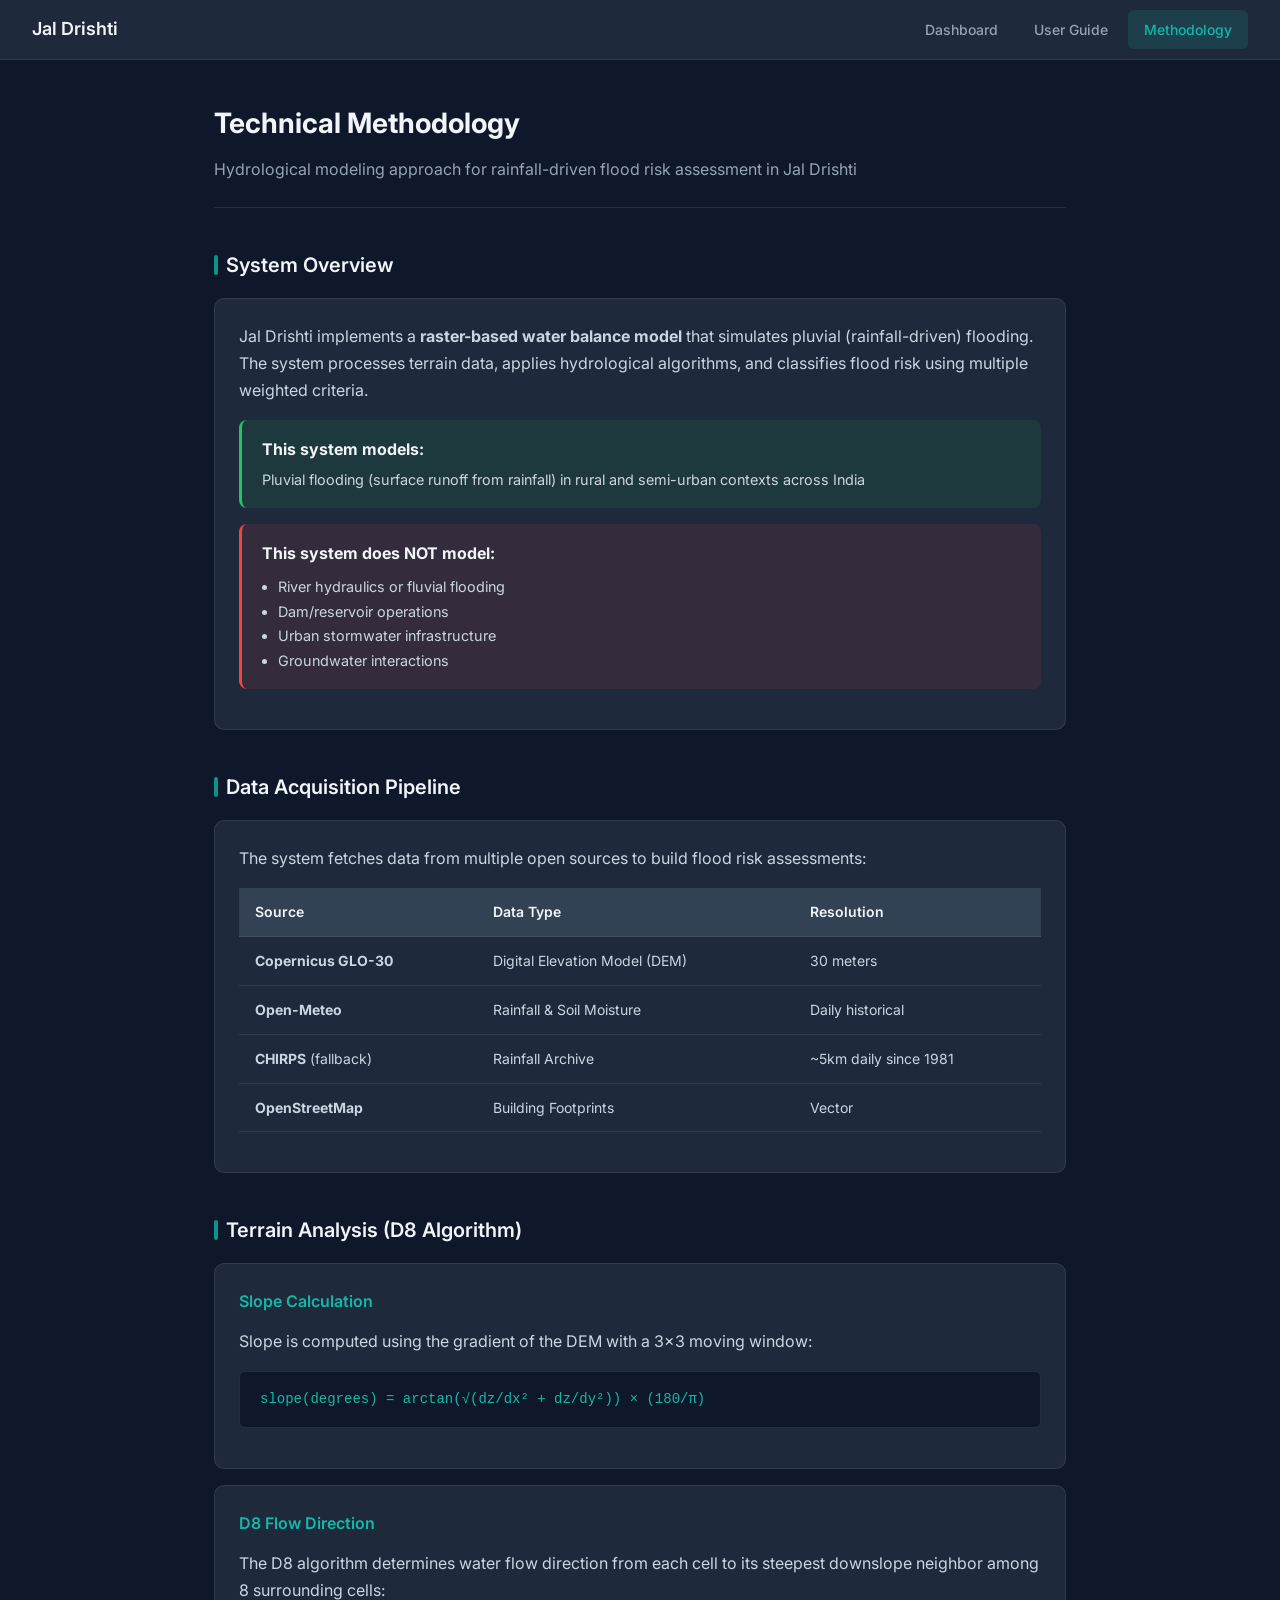
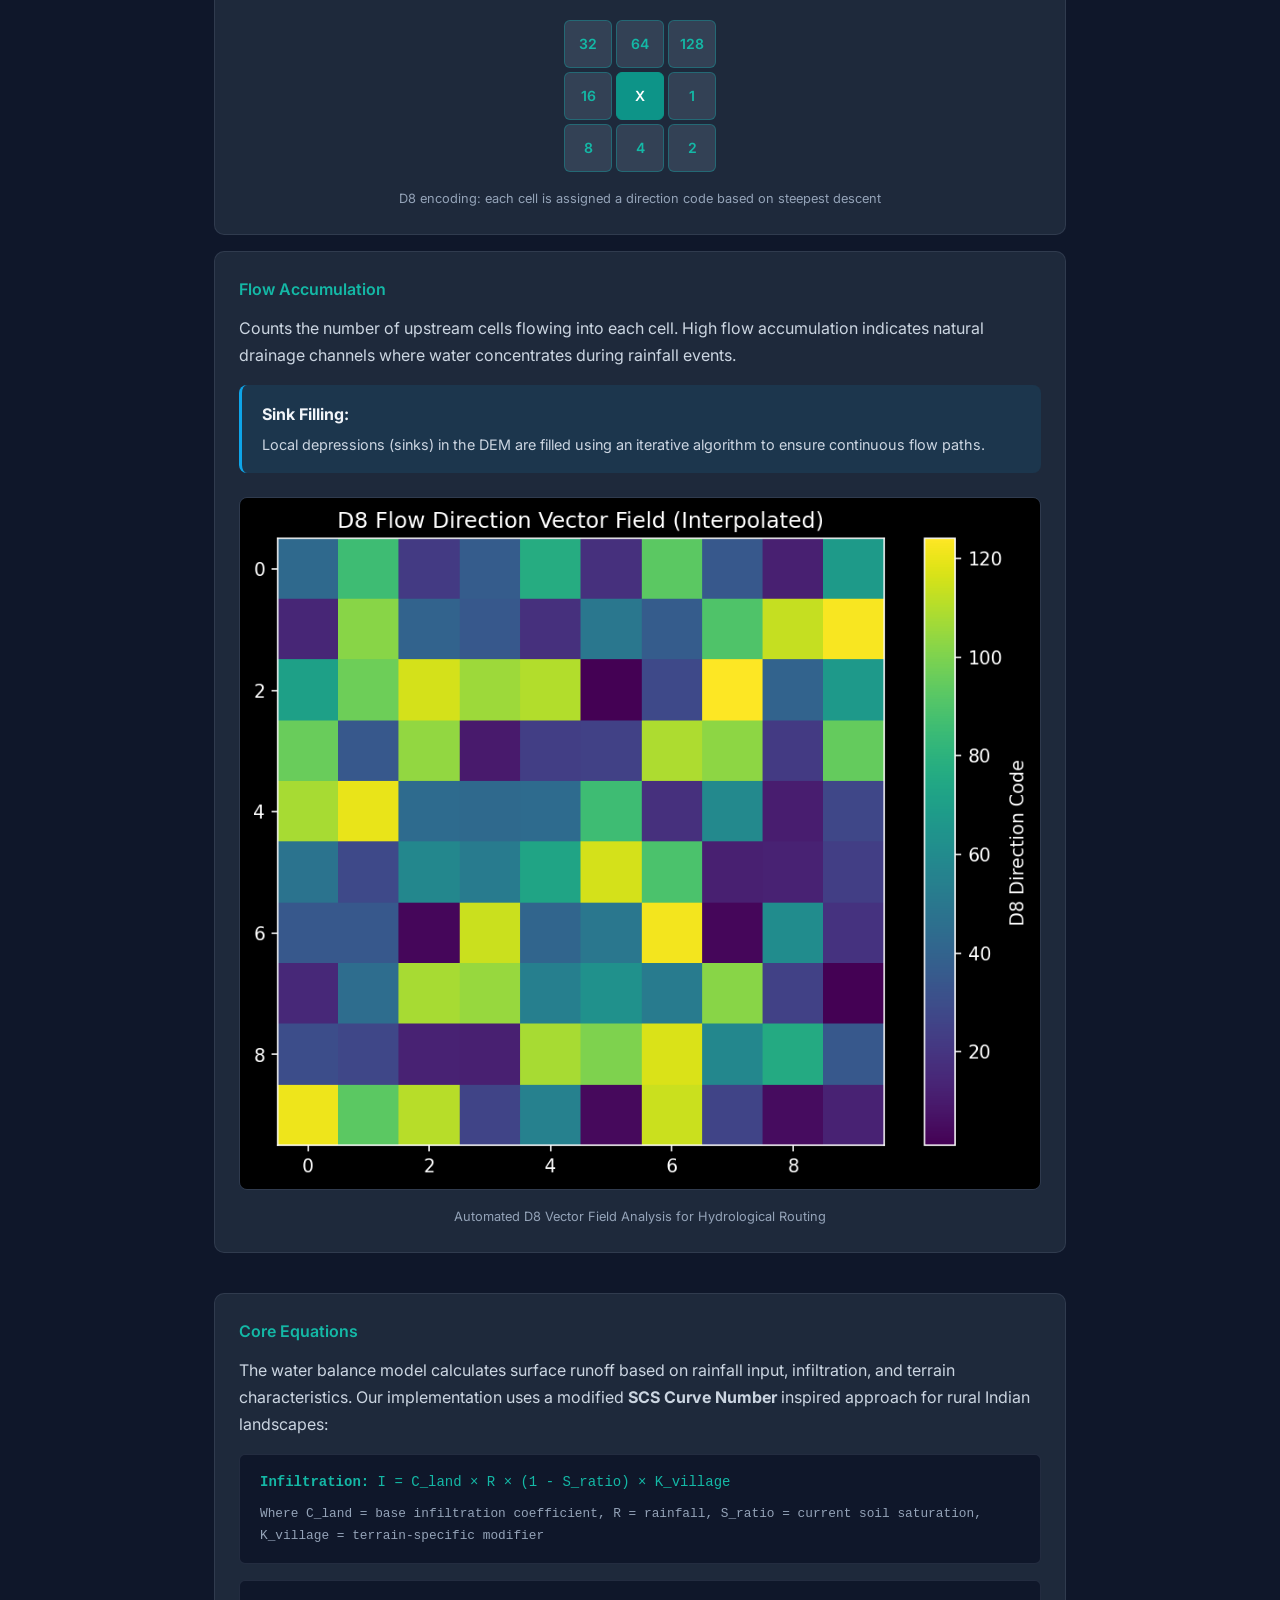
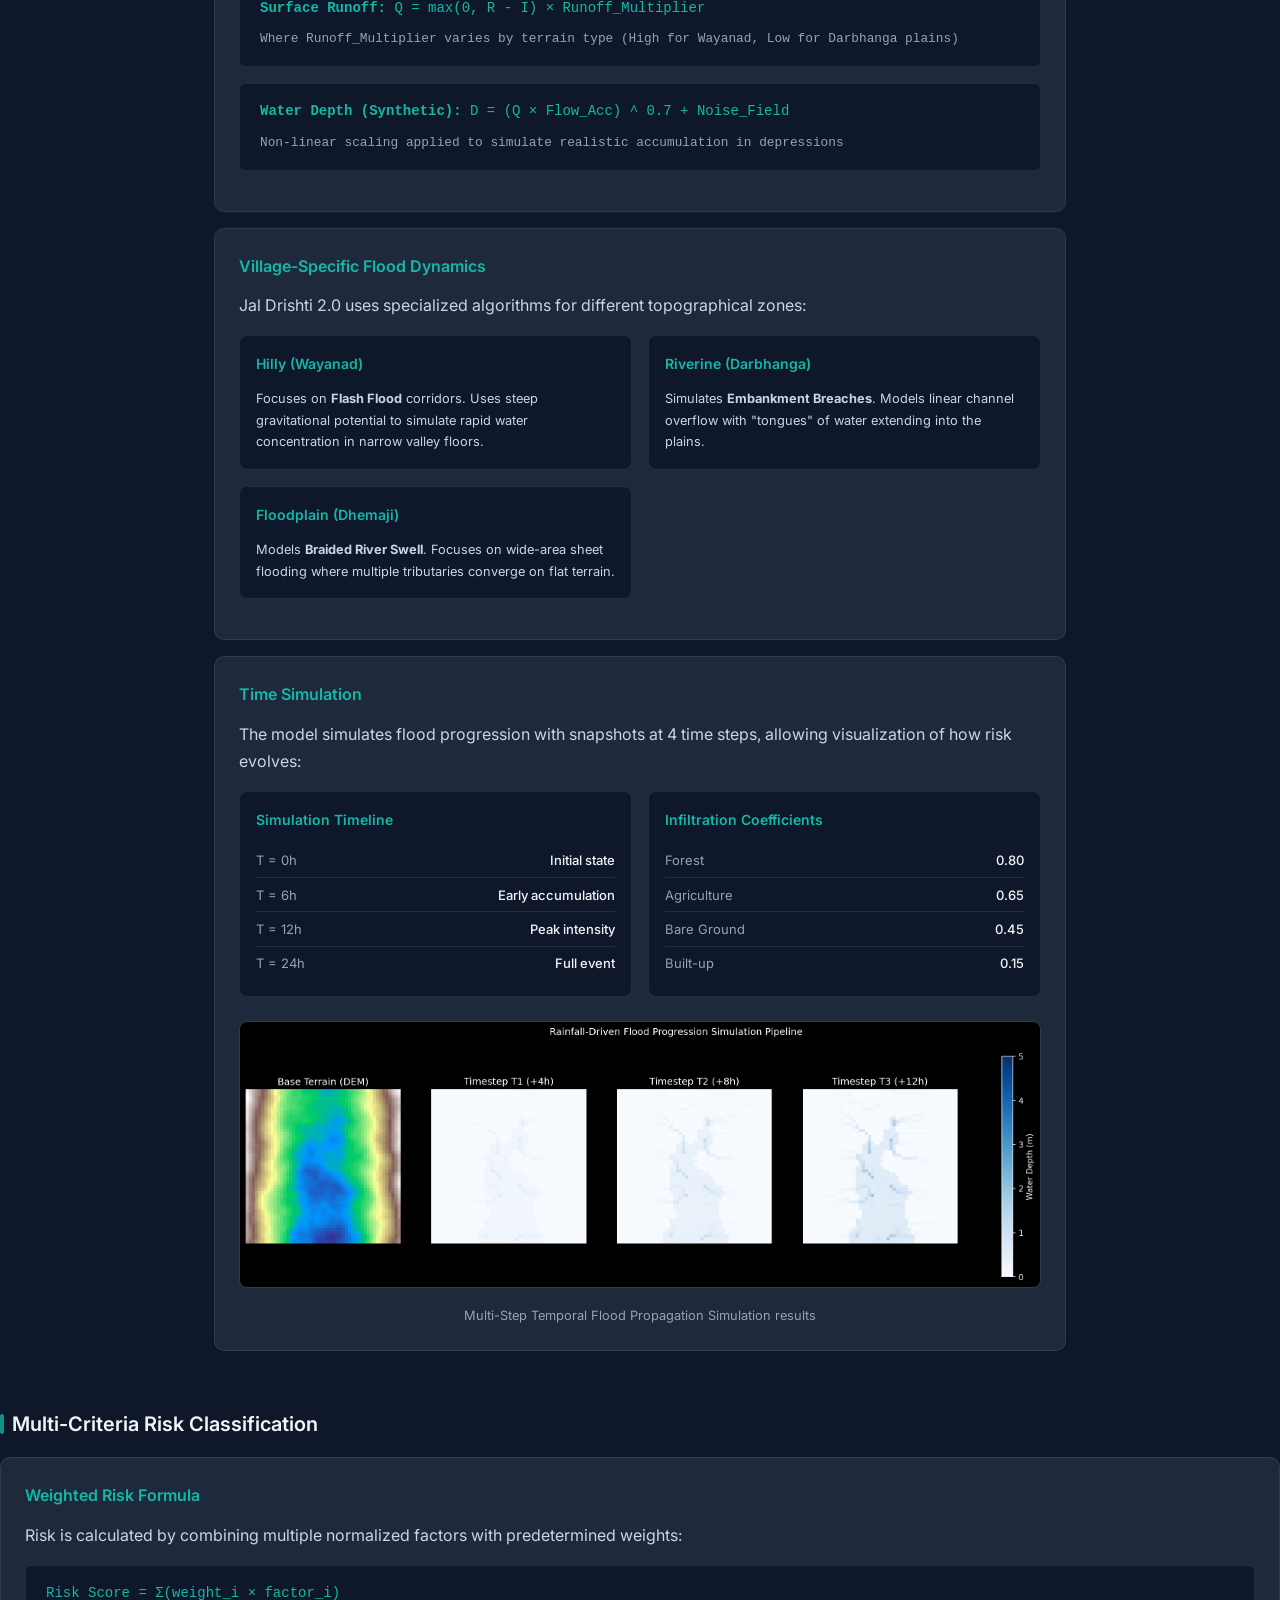
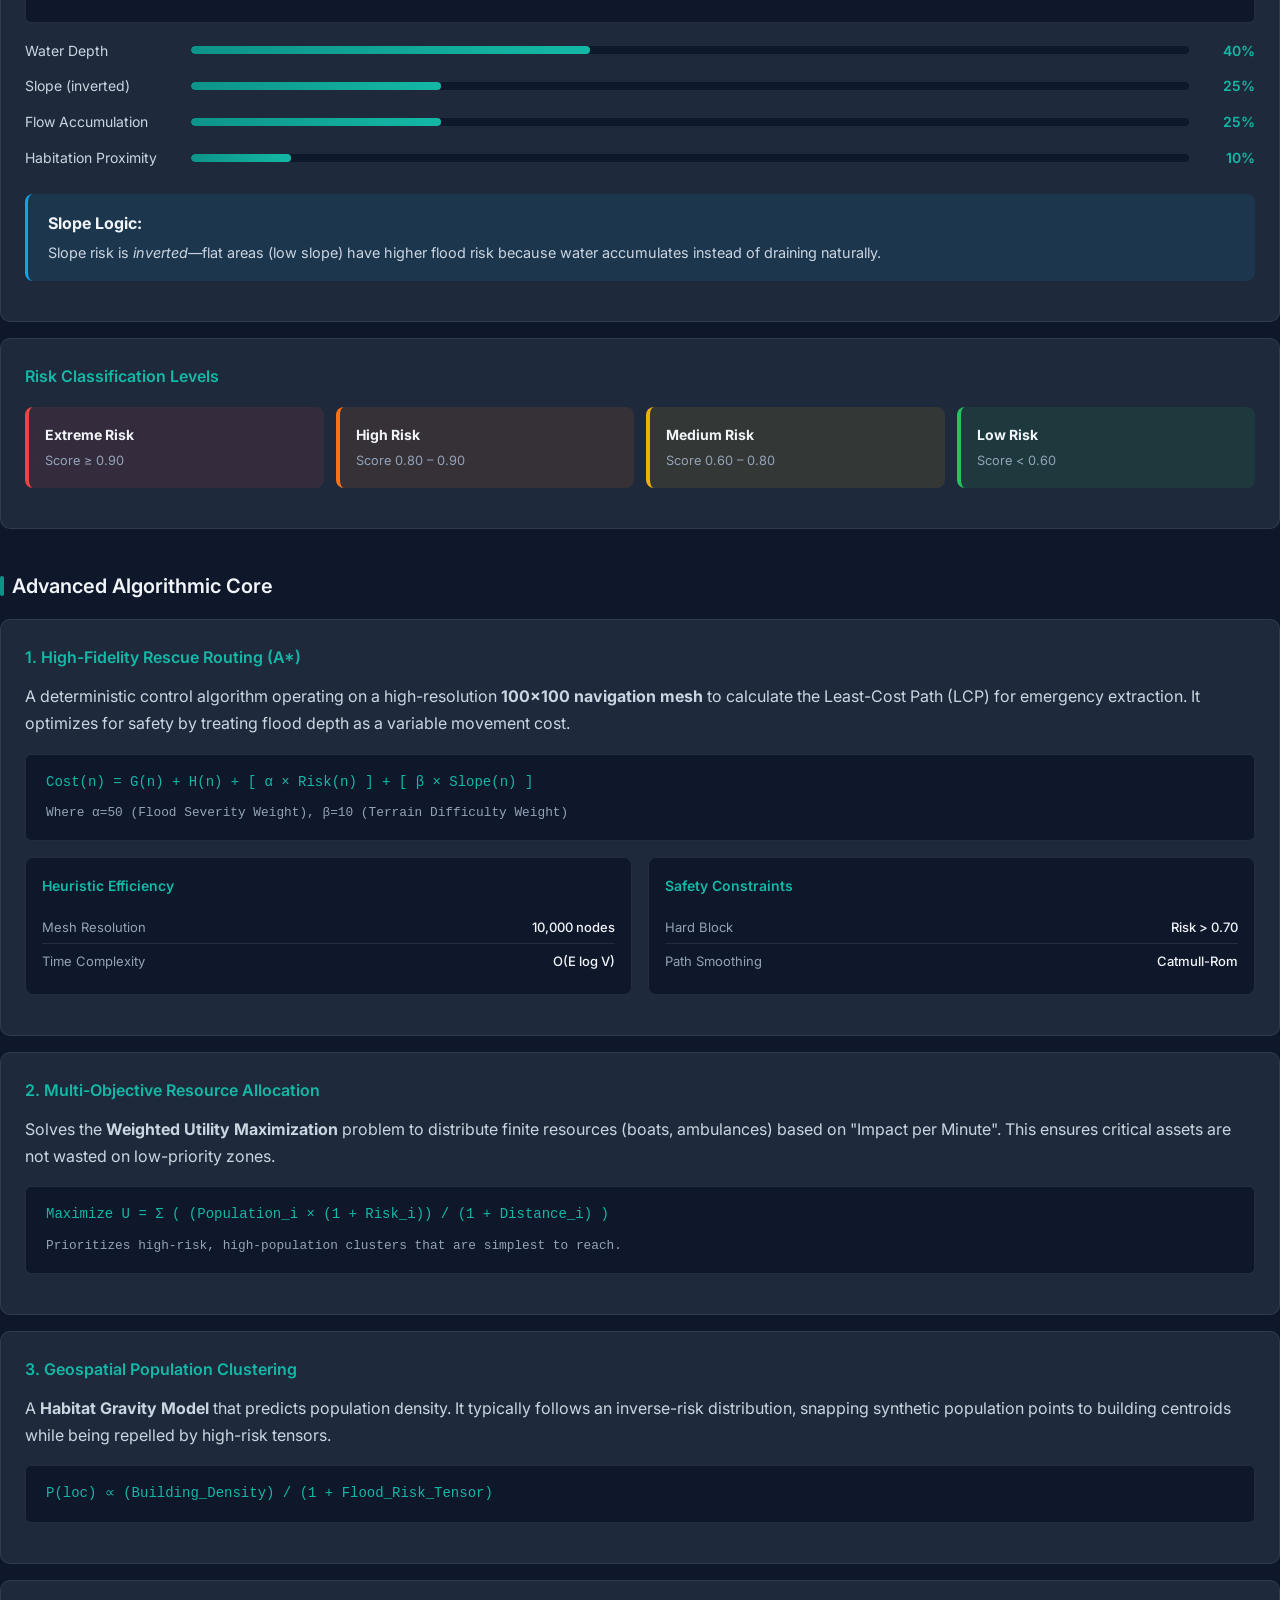
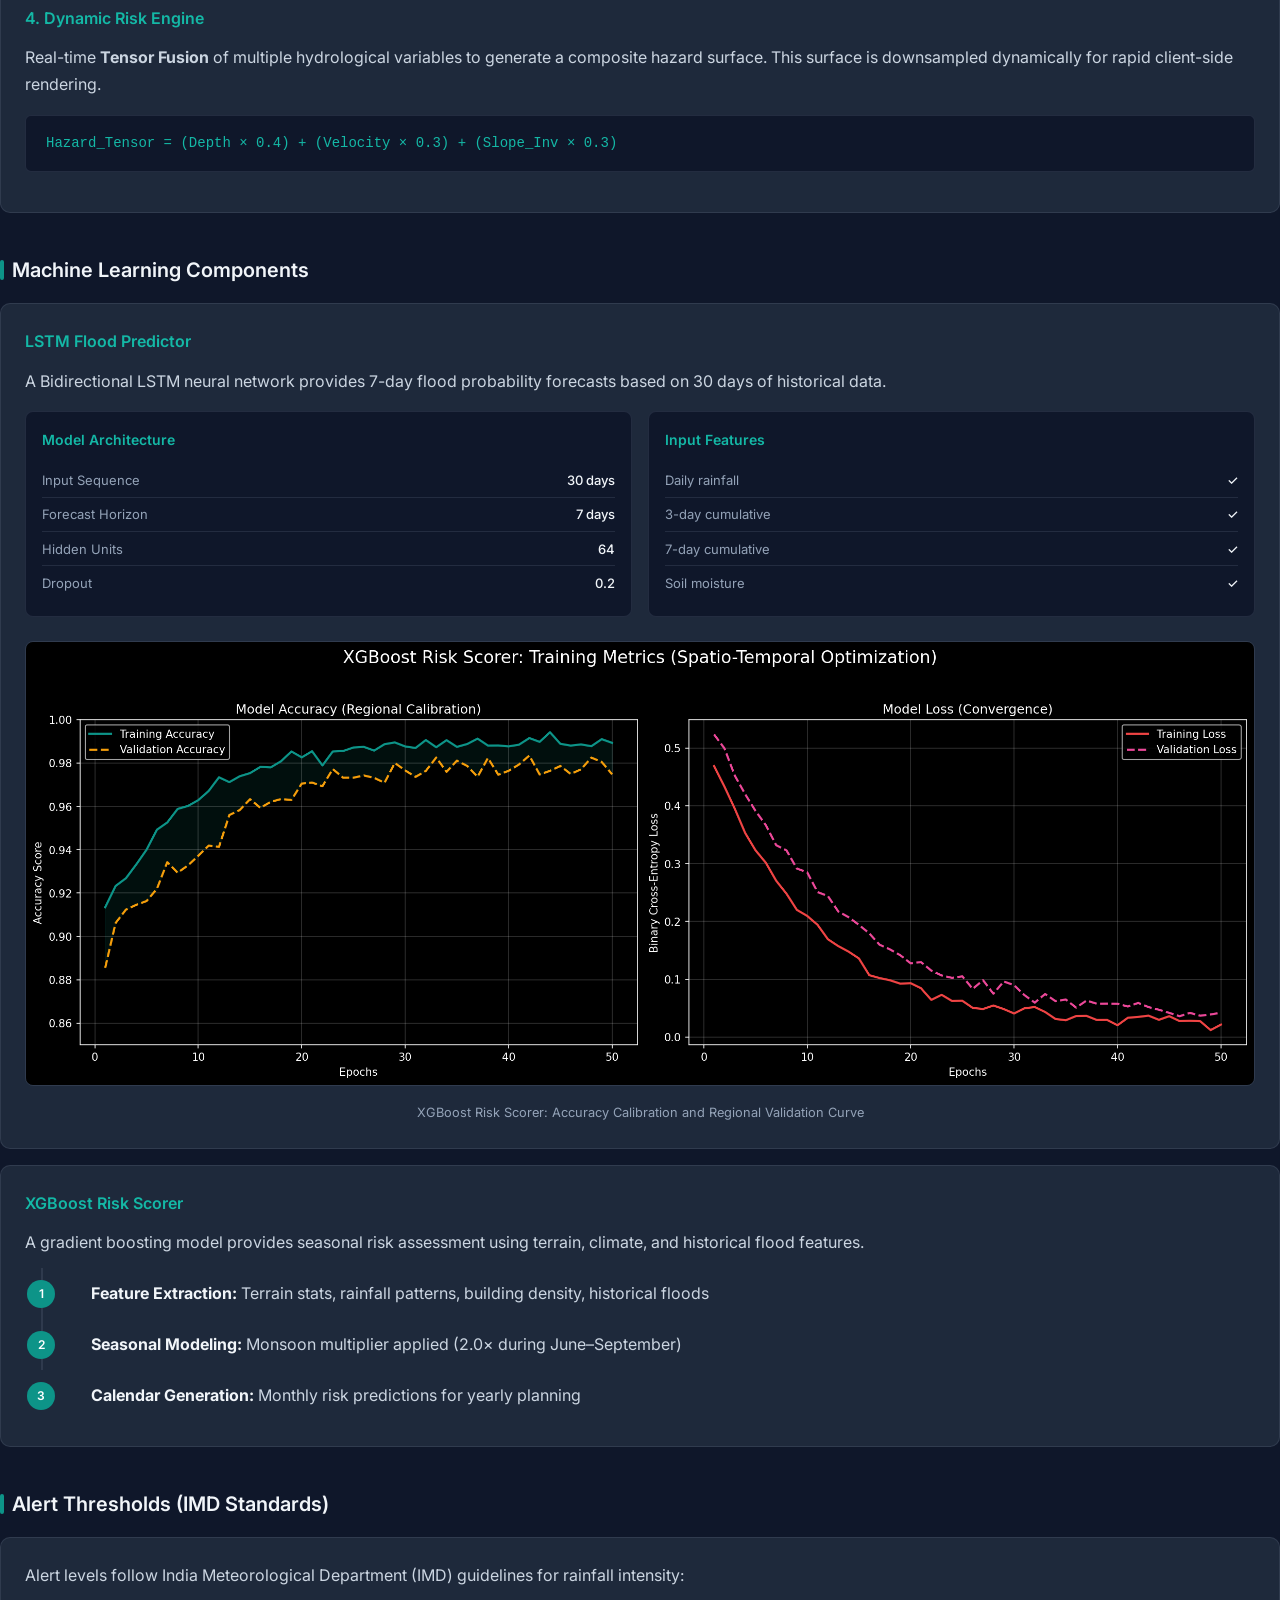
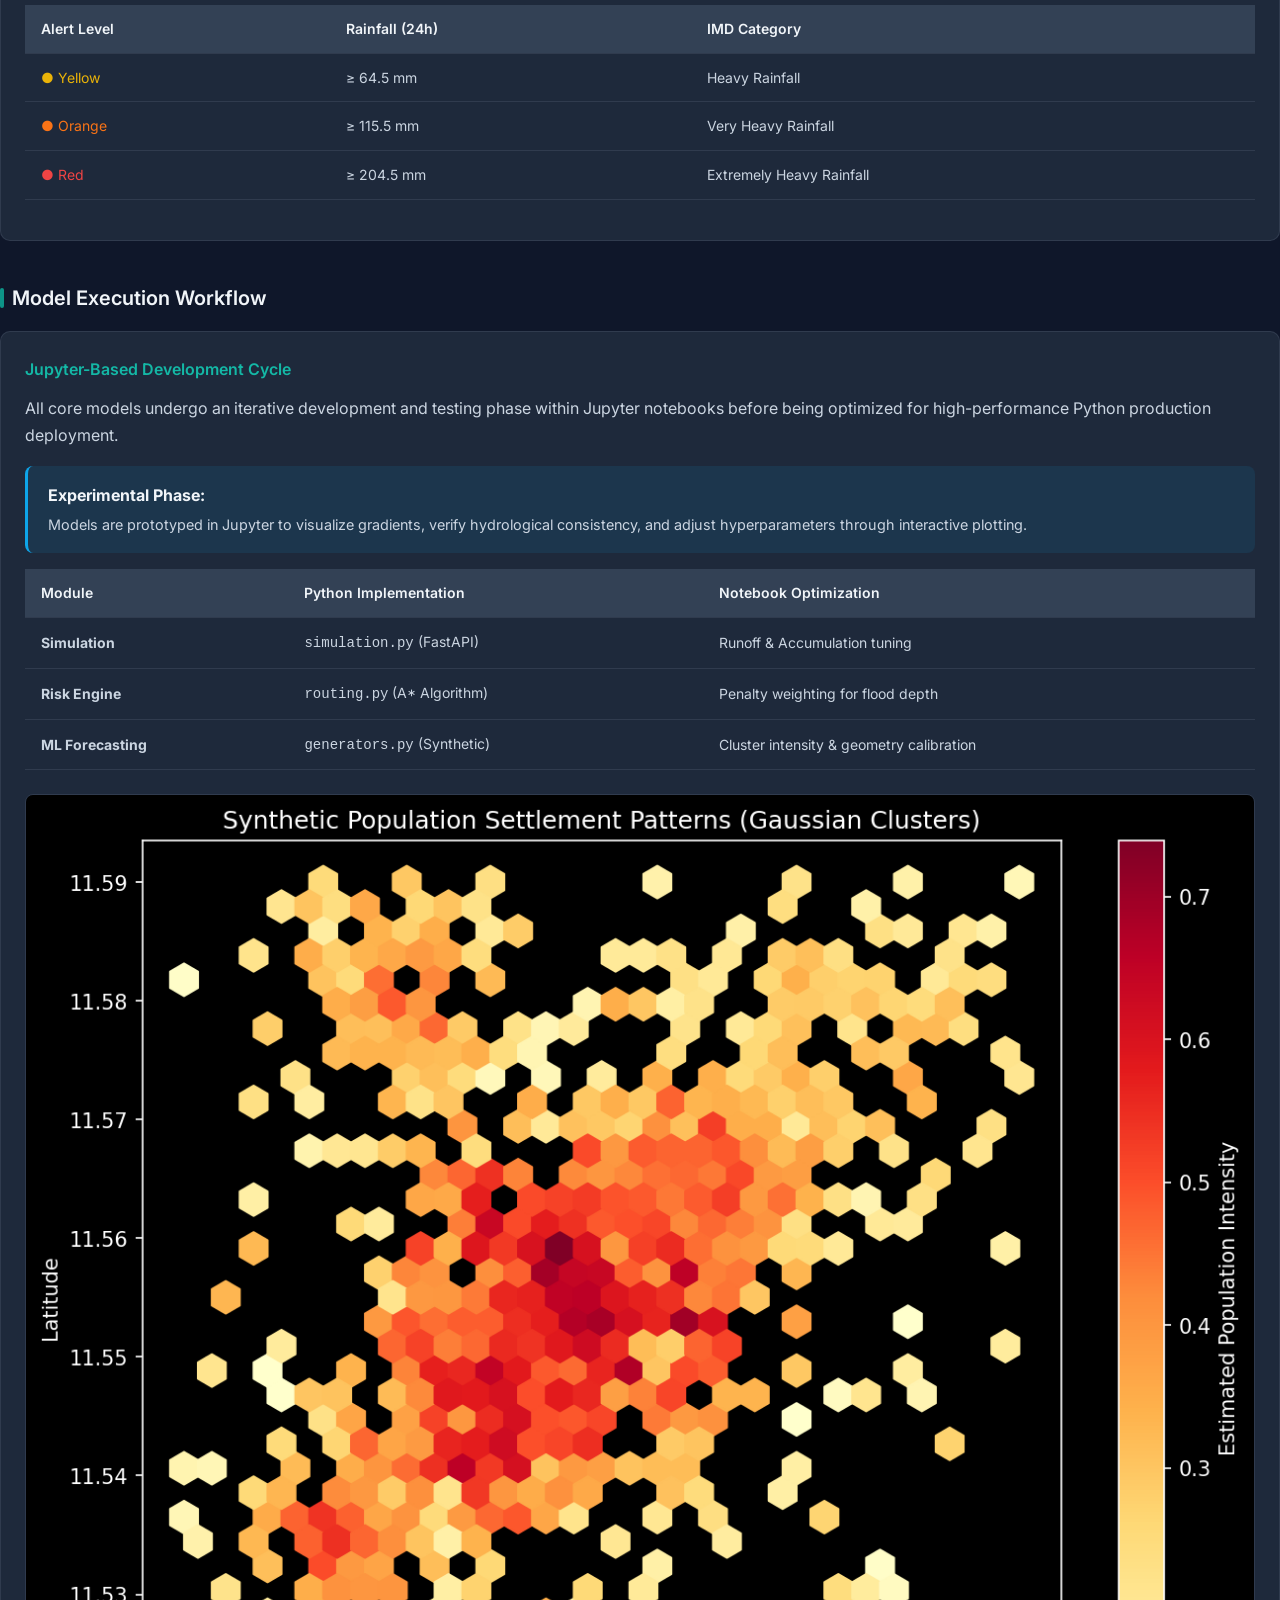
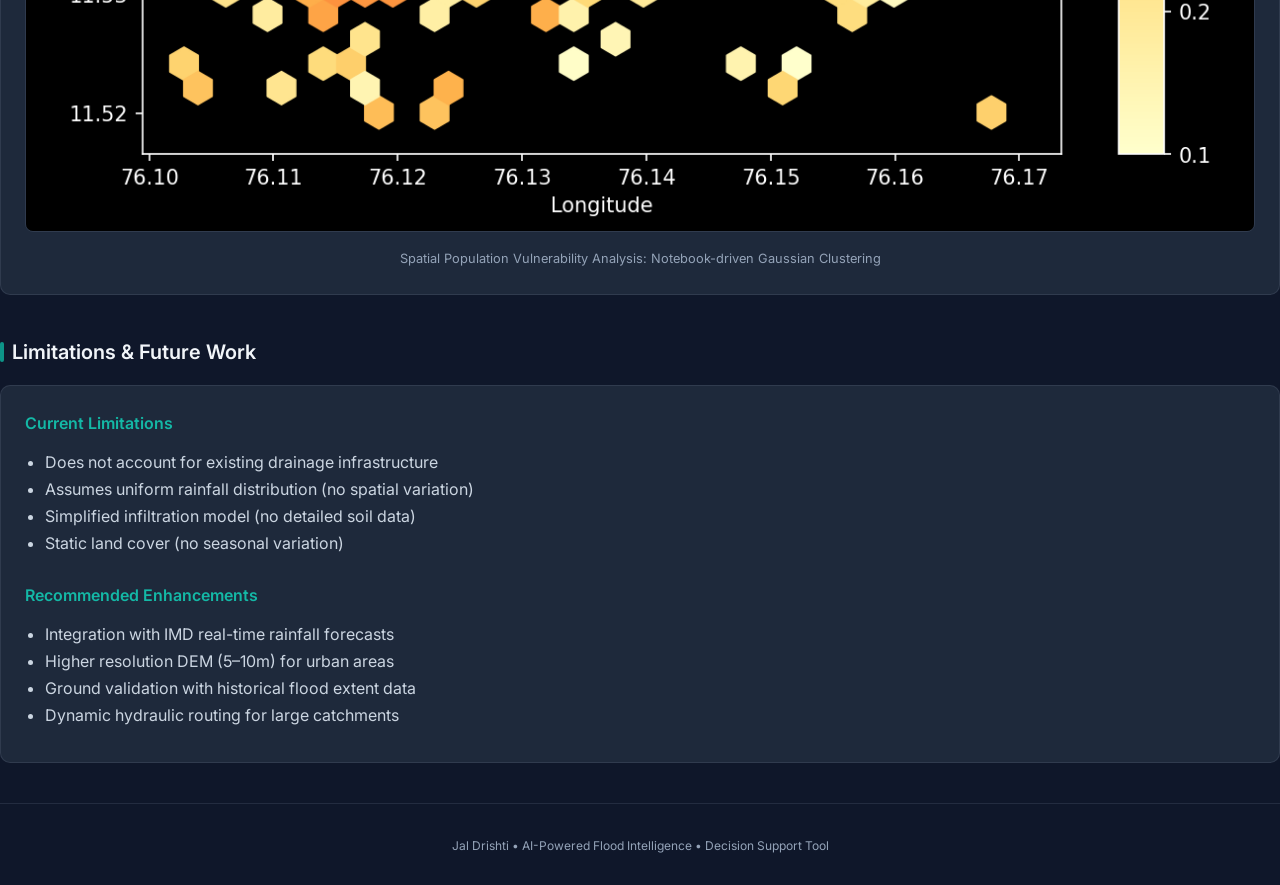
<file: JALDHRISHTI_V.2-master/frontend/pages/methodology.html>
<!DOCTYPE html>
<html lang="en">

<head>
    <meta charset="UTF-8">
    <meta name="viewport" content="width=device-width, initial-scale=1.0">
    <title>Methodology - Jal Drishti</title>
    <link href="https://fonts.googleapis.com/css2?family=Inter:wght@300;400;500;600;700&display=swap" rel="stylesheet">
    <style>
        :root {
            /* Deep Water Professional Theme */
            --bg-base: #0f172a;
            --bg-surface: #1e293b;
            --bg-elevated: #334155;
            --border-subtle: rgba(148, 163, 184, 0.15);
            --border-accent: rgba(14, 165, 165, 0.4);
            --accent-primary: #0d9488;
            --accent-secondary: #14b8a6;
            --accent-glow: rgba(20, 184, 166, 0.15);
            --text-primary: #f1f5f9;
            --text-secondary: #cbd5e1;
            --text-muted: #94a3b8;
            --success: #22c55e;
            --warning: #f59e0b;
            --danger: #ef4444;
            --info: #0ea5e9;
            --font-main: 'Inter', -apple-system, BlinkMacSystemFont, sans-serif;
        }

        * {
            box-sizing: border-box;
            margin: 0;
            padding: 0;
        }

        body {
            font-family: var(--font-main);
            background: var(--bg-base);
            min-height: 100vh;
            color: var(--text-primary);
            line-height: 1.7;
        }

        /* Navigation */
        .navbar {
            background: var(--bg-surface);
            padding: 0 2rem;
            display: flex;
            align-items: center;
            justify-content: space-between;
            height: 60px;
            position: sticky;
            top: 0;
            z-index: 100;
            border-bottom: 1px solid var(--border-subtle);
        }

        .nav-brand {
            display: flex;
            align-items: center;
            gap: 0.5rem;
            color: var(--text-primary);
            text-decoration: none;
            font-weight: 600;
            font-size: 1.125rem;
        }

        .nav-brand span {
            color: var(--accent-secondary);
        }

        .nav-links {
            display: flex;
            gap: 0.25rem;
        }

        .nav-link {
            color: var(--text-muted);
            text-decoration: none;
            padding: 0.5rem 1rem;
            border-radius: 6px;
            font-size: 0.875rem;
            font-weight: 500;
            transition: all 0.2s ease;
        }

        .nav-link:hover {
            background: var(--bg-elevated);
            color: var(--text-primary);
        }

        .nav-link.active {
            background: var(--accent-glow);
            color: var(--accent-secondary);
        }

        /* Main Container */
        .container {
            max-width: 900px;
            margin: 0 auto;
            padding: 2.5rem 1.5rem;
        }

        /* Page Header */
        .page-header {
            margin-bottom: 2.5rem;
            padding-bottom: 1.5rem;
            border-bottom: 1px solid var(--border-subtle);
        }

        .page-header h1 {
            font-size: 1.75rem;
            font-weight: 700;
            margin-bottom: 0.5rem;
            color: var(--text-primary);
        }

        .page-header p {
            color: var(--text-muted);
            font-size: 1rem;
        }

        /* Section */
        .section {
            margin-bottom: 2.5rem;
        }

        .section-title {
            font-size: 1.25rem;
            font-weight: 600;
            margin-bottom: 1rem;
            color: var(--text-primary);
            display: flex;
            align-items: center;
            gap: 0.5rem;
        }

        .section-title::before {
            content: "";
            width: 4px;
            height: 1.25rem;
            background: var(--accent-primary);
            border-radius: 2px;
        }

        /* Card */
        .card {
            background: var(--bg-surface);
            border-radius: 10px;
            padding: 1.5rem;
            margin-bottom: 1rem;
            border: 1px solid var(--border-subtle);
        }

        .card h3 {
            font-size: 1rem;
            font-weight: 600;
            margin-bottom: 0.75rem;
            color: var(--accent-secondary);
        }

        .card p {
            color: var(--text-secondary);
            margin-bottom: 0.75rem;
        }

        .card p:last-child {
            margin-bottom: 0;
        }

        /* Alert Boxes */
        .alert {
            padding: 1rem 1.25rem;
            border-radius: 8px;
            margin: 1rem 0;
            border-left: 3px solid;
        }

        .alert.info {
            background: rgba(14, 165, 233, 0.1);
            border-color: var(--info);
        }

        .alert.success {
            background: rgba(34, 197, 94, 0.1);
            border-color: var(--success);
        }

        .alert.warning {
            background: rgba(245, 158, 11, 0.1);
            border-color: var(--warning);
        }

        .alert.danger {
            background: rgba(239, 68, 68, 0.1);
            border-color: var(--danger);
        }

        .alert strong {
            display: block;
            margin-bottom: 0.25rem;
            color: var(--text-primary);
        }

        .alert p,
        .alert li {
            color: var(--text-secondary);
            font-size: 0.9rem;
        }

        /* Tables */
        .data-table {
            width: 100%;
            border-collapse: collapse;
            margin: 1rem 0;
            font-size: 0.875rem;
        }

        .data-table th,
        .data-table td {
            padding: 0.75rem 1rem;
            text-align: left;
            border-bottom: 1px solid var(--border-subtle);
        }

        .data-table th {
            background: var(--bg-elevated);
            font-weight: 600;
            color: var(--text-primary);
        }

        .data-table td {
            color: var(--text-secondary);
        }

        .data-table tbody tr:hover td {
            background: rgba(255, 255, 255, 0.02);
        }

        /* Formula Box */
        .formula {
            background: var(--bg-base);
            color: var(--accent-secondary);
            padding: 1rem 1.25rem;
            border-radius: 6px;
            font-family: 'SF Mono', 'Monaco', 'Consolas', monospace;
            font-size: 0.875rem;
            margin: 1rem 0;
            border: 1px solid var(--border-subtle);
            overflow-x: auto;
        }

        .formula .comment {
            color: var(--text-muted);
            font-size: 0.8rem;
            margin-top: 0.5rem;
        }

        /* D8 Grid */
        .d8-grid {
            display: grid;
            grid-template-columns: repeat(3, 48px);
            gap: 4px;
            margin: 1rem auto;
            width: fit-content;
        }

        .d8-cell {
            width: 48px;
            height: 48px;
            background: var(--bg-elevated);
            border: 1px solid var(--border-accent);
            color: var(--accent-secondary);
            display: flex;
            align-items: center;
            justify-content: center;
            border-radius: 6px;
            font-weight: 600;
            font-size: 0.875rem;
        }

        .d8-cell.center {
            background: var(--accent-primary);
            color: white;
            border-color: var(--accent-primary);
        }

        /* Weight Bars */
        .weight-item {
            display: flex;
            align-items: center;
            gap: 1rem;
            margin: 0.75rem 0;
        }

        .weight-label {
            flex: 0 0 150px;
            font-size: 0.875rem;
            color: var(--text-secondary);
        }

        .weight-bar-container {
            flex: 1;
            height: 8px;
            background: var(--bg-base);
            border-radius: 4px;
            overflow: hidden;
        }

        .weight-bar {
            height: 100%;
            background: linear-gradient(90deg, var(--accent-primary), var(--accent-secondary));
            border-radius: 4px;
        }

        .weight-value {
            flex: 0 0 50px;
            text-align: right;
            font-size: 0.875rem;
            font-weight: 600;
            color: var(--accent-secondary);
        }

        /* Pipeline Steps */
        .pipeline {
            list-style: none;
            counter-reset: step;
        }

        .pipeline li {
            counter-increment: step;
            padding: 0.75rem 0 0.75rem 3rem;
            position: relative;
            border-left: 2px solid var(--border-subtle);
            margin-left: 1rem;
            color: var(--text-secondary);
        }

        .pipeline li:last-child {
            border-left: 2px solid transparent;
        }

        .pipeline li::before {
            content: counter(step);
            position: absolute;
            left: -1rem;
            top: 0.75rem;
            width: 28px;
            height: 28px;
            background: var(--accent-primary);
            color: white;
            border-radius: 50%;
            font-size: 0.75rem;
            font-weight: 600;
            display: flex;
            align-items: center;
            justify-content: center;
        }

        .pipeline li strong {
            color: var(--text-primary);
        }

        /* Two Column Grid */
        .grid-2 {
            display: grid;
            grid-template-columns: repeat(auto-fit, minmax(280px, 1fr));
            gap: 1rem;
            margin: 1rem 0;
        }

        .data-box {
            background: var(--bg-base);
            padding: 1rem;
            border-radius: 8px;
            border: 1px solid var(--border-subtle);
        }

        .data-box h4 {
            font-size: 0.875rem;
            color: var(--accent-secondary);
            margin-bottom: 0.75rem;
            font-weight: 600;
        }

        .data-row {
            display: flex;
            justify-content: space-between;
            font-size: 0.8125rem;
            padding: 0.35rem 0;
            border-bottom: 1px solid var(--border-subtle);
        }

        .data-row:last-child {
            border-bottom: none;
        }

        .data-row .label {
            color: var(--text-muted);
        }

        .data-row .value {
            font-weight: 500;
            color: var(--text-primary);
        }

        /* Risk Levels */
        .risk-levels {
            display: grid;
            grid-template-columns: repeat(auto-fit, minmax(200px, 1fr));
            gap: 0.75rem;
            margin: 1rem 0;
        }

        .risk-level {
            padding: 1rem;
            border-radius: 8px;
            border-left: 4px solid;
        }

        .risk-level.extreme {
            background: rgba(239, 68, 68, 0.1);
            border-color: #ef4444;
        }

        .risk-level.high {
            background: rgba(249, 115, 22, 0.1);
            border-color: #f97316;
        }

        .risk-level.medium {
            background: rgba(234, 179, 8, 0.1);
            border-color: #eab308;
        }

        .risk-level.low {
            background: rgba(34, 197, 94, 0.1);
            border-color: #22c55e;
        }

        .risk-level h4 {
            font-size: 0.875rem;
            margin-bottom: 0.25rem;
            color: var(--text-primary);
        }

        .risk-level p {
            font-size: 0.8rem;
            color: var(--text-muted);
            margin: 0;
        }

        /* Footer */
        .footer {
            text-align: center;
            padding: 2rem;
            color: var(--text-muted);
            font-size: 0.75rem;
            border-top: 1px solid var(--border-subtle);
            margin-top: 2rem;
        }

        /* Responsive */
        @media (max-width: 640px) {
            .navbar {
                padding: 0 1rem;
            }

            .nav-links {
                display: none;
            }

            .container {
                padding: 1.5rem 1rem;
            }
        }
    </style>
</head>

<body>
    <!-- Navigation -->
    <nav class="navbar">
        <a href="../index.html" class="nav-brand">Jal Drishti </a>
        <div class="nav-links">
            <a href="../index.html" class="nav-link">Dashboard</a>
            <a href="user-guide.html" class="nav-link">User Guide</a>
            <a href="methodology.html" class="nav-link active">Methodology</a>
        </div>
    </nav>

    <div class="container">
        <!-- Page Header -->
        <div class="page-header">
            <h1>Technical Methodology</h1>
            <p>Hydrological modeling approach for rainfall-driven flood risk assessment in Jal Drishti</p>
        </div>

        <!-- System Overview -->
        <div class="section">
            <h2 class="section-title">System Overview</h2>

            <div class="card">
                <p>Jal Drishti implements a <strong>raster-based water balance model</strong> that simulates pluvial
                    (rainfall-driven) flooding. The system processes terrain data, applies hydrological algorithms, and
                    classifies flood risk using multiple weighted criteria.</p>

                <div class="alert success">
                    <strong>This system models:</strong>
                    <p>Pluvial flooding (surface runoff from rainfall) in rural and semi-urban contexts across India</p>
                </div>

                <div class="alert danger">
                    <strong>This system does NOT model:</strong>
                    <ul style="margin: 0.5rem 0 0 1rem;">
                        <li>River hydraulics or fluvial flooding</li>
                        <li>Dam/reservoir operations</li>
                        <li>Urban stormwater infrastructure</li>
                        <li>Groundwater interactions</li>
                    </ul>
                </div>
            </div>
        </div>

        <!-- Data Acquisition -->
        <div class="section">
            <h2 class="section-title">Data Acquisition Pipeline</h2>

            <div class="card">
                <p>The system fetches data from multiple open sources to build flood risk assessments:</p>

                <table class="data-table">
                    <thead>
                        <tr>
                            <th>Source</th>
                            <th>Data Type</th>
                            <th>Resolution</th>
                        </tr>
                    </thead>
                    <tbody>
                        <tr>
                            <td><strong>Copernicus GLO-30</strong></td>
                            <td>Digital Elevation Model (DEM)</td>
                            <td>30 meters</td>
                        </tr>
                        <tr>
                            <td><strong>Open-Meteo</strong></td>
                            <td>Rainfall & Soil Moisture</td>
                            <td>Daily historical</td>
                        </tr>
                        <tr>
                            <td><strong>CHIRPS</strong> (fallback)</td>
                            <td>Rainfall Archive</td>
                            <td>~5km daily since 1981</td>
                        </tr>
                        <tr>
                            <td><strong>OpenStreetMap</strong></td>
                            <td>Building Footprints</td>
                            <td>Vector</td>
                        </tr>
                    </tbody>
                </table>
            </div>
        </div>

        <!-- Terrain Analysis -->
        <div class="section">
            <h2 class="section-title">Terrain Analysis (D8 Algorithm)</h2>

            <div class="card">
                <h3>Slope Calculation</h3>
                <p>Slope is computed using the gradient of the DEM with a 3×3 moving window:</p>
                <div class="formula">
                    slope(degrees) = arctan(√(dz/dx² + dz/dy²)) × (180/π)
                </div>
            </div>

            <div class="card">
                <h3>D8 Flow Direction</h3>
                <p>The D8 algorithm determines water flow direction from each cell to its steepest downslope neighbor
                    among 8 surrounding cells:</p>

                <div class="d8-grid">
                    <div class="d8-cell">32</div>
                    <div class="d8-cell">64</div>
                    <div class="d8-cell">128</div>
                    <div class="d8-cell">16</div>
                    <div class="d8-cell center">X</div>
                    <div class="d8-cell">1</div>
                    <div class="d8-cell">8</div>
                    <div class="d8-cell">4</div>
                    <div class="d8-cell">2</div>
                </div>
                <p style="text-align: center; font-size: 0.8rem; color: var(--text-muted);">D8 encoding: each cell is
                    assigned a direction code based on steepest descent</p>
            </div>

            <div class="card">
                <h3>Flow Accumulation</h3>
                <p>Counts the number of upstream cells flowing into each cell. High flow accumulation indicates natural
                    drainage channels where water concentrates during rainfall events.</p>

                <div class="alert info">
                    <strong>Sink Filling:</strong>
                    <p>Local depressions (sinks) in the DEM are filled using an iterative algorithm to ensure continuous
                        flow paths.</p>
                </div>

                <div style="margin-top: 1.5rem; text-align: center;">
                    <img src="../assets/images/graphs/d8_flow.png" alt="D8 Flow Direction"
                        style="max-width: 100%; border-radius: 8px; border: 1px solid var(--border-subtle);">
                    <p style="font-size: 0.8rem; color: var(--text-muted); margin-top: 0.5rem;">Automated D8 Vector
                        Field Analysis for Hydrological Routing</p>
                </div>
            </div>
        </div>

        <!-- Hydrological Model -->
        <div class="card">
            <h3>Core Equations</h3>
            <p>The water balance model calculates surface runoff based on rainfall input, infiltration, and terrain
                characteristics. Our implementation uses a modified <strong>SCS Curve Number</strong> inspired approach
                for rural Indian landscapes:</p>

            <div class="formula">
                <strong>Infiltration:</strong> I = C_land × R × (1 - S_ratio) × K_village
                <div class="comment">Where C_land = base infiltration coefficient, R = rainfall, S_ratio = current soil
                    saturation, K_village = terrain-specific modifier</div>
            </div>

            <div class="formula">
                <strong>Surface Runoff:</strong> Q = max(0, R - I) × Runoff_Multiplier
                <div class="comment">Where Runoff_Multiplier varies by terrain type (High for Wayanad, Low for Darbhanga
                    plains)</div>
            </div>

            <div class="formula">
                <strong>Water Depth (Synthetic):</strong> D = (Q × Flow_Acc) ^ 0.7 + Noise_Field
                <div class="comment">Non-linear scaling applied to simulate realistic accumulation in depressions</div>
            </div>
        </div>

        <div class="card">
            <h3>Village-Specific Flood Dynamics</h3>
            <p>Jal Drishti 2.0 uses specialized algorithms for different topographical zones:</p>
            <div class="grid-2">
                <div class="data-box">
                    <h4>Hilly (Wayanad)</h4>
                    <p style="font-size: 0.8rem; color: var(--text-secondary);">Focuses on <strong>Flash Flood</strong>
                        corridors. Uses steep gravitational potential to simulate rapid water concentration in narrow
                        valley floors.</p>
                </div>
                <div class="data-box">
                    <h4>Riverine (Darbhanga)</h4>
                    <p style="font-size: 0.8rem; color: var(--text-secondary);">Simulates <strong>Embankment
                            Breaches</strong>. Models linear channel overflow with "tongues" of water extending into the
                        plains.</p>
                </div>
                <div class="data-box">
                    <h4>Floodplain (Dhemaji)</h4>
                    <p style="font-size: 0.8rem; color: var(--text-secondary);">Models <strong>Braided River
                            Swell</strong>. Focuses on wide-area sheet flooding where multiple tributaries converge on
                        flat terrain.</p>
                </div>
            </div>
        </div>

        <div class="card">
            <h3>Time Simulation</h3>
            <p>The model simulates flood progression with snapshots at 4 time steps, allowing visualization of how
                risk evolves:</p>

            <div class="grid-2">
                <div class="data-box">
                    <h4>Simulation Timeline</h4>
                    <div class="data-row"><span class="label">T = 0h</span><span class="value">Initial state</span>
                    </div>
                    <div class="data-row"><span class="label">T = 6h</span><span class="value">Early
                            accumulation</span></div>
                    <div class="data-row"><span class="label">T = 12h</span><span class="value">Peak
                            intensity</span></div>
                    <div class="data-row"><span class="label">T = 24h</span><span class="value">Full event</span>
                    </div>
                </div>
                <div class="data-box">
                    <h4>Infiltration Coefficients</h4>
                    <div class="data-row"><span class="label">Forest</span><span class="value">0.80</span></div>
                    <div class="data-row"><span class="label">Agriculture</span><span class="value">0.65</span>
                    </div>
                    <div class="data-row"><span class="label">Bare Ground</span><span class="value">0.45</span>
                    </div>
                    <div class="data-row"><span class="label">Built-up</span><span class="value">0.15</span></div>
                </div>
            </div>

            <div style="margin-top: 1.5rem; text-align: center;">
                <img src="../assets/images/graphs/simulation_timeline.png" alt="Simulation Timeline"
                    style="max-width: 100%; border-radius: 8px; border: 1px solid var(--border-subtle);">
                <p style="font-size: 0.8rem; color: var(--text-muted); margin-top: 0.5rem;">Multi-Step Temporal
                    Flood Propagation Simulation results</p>
            </div>
        </div>
    </div>

    <!-- Risk Classification -->
    <div class="section">
        <h2 class="section-title">Multi-Criteria Risk Classification</h2>

        <div class="card">
            <h3>Weighted Risk Formula</h3>
            <p>Risk is calculated by combining multiple normalized factors with predetermined weights:</p>

            <div class="formula">
                Risk Score = Σ(weight_i × factor_i)
            </div>

            <div class="weight-item">
                <span class="weight-label">Water Depth</span>
                <div class="weight-bar-container">
                    <div class="weight-bar" style="width: 40%;"></div>
                </div>
                <span class="weight-value">40%</span>
            </div>
            <div class="weight-item">
                <span class="weight-label">Slope (inverted)</span>
                <div class="weight-bar-container">
                    <div class="weight-bar" style="width: 25%;"></div>
                </div>
                <span class="weight-value">25%</span>
            </div>
            <div class="weight-item">
                <span class="weight-label">Flow Accumulation</span>
                <div class="weight-bar-container">
                    <div class="weight-bar" style="width: 25%;"></div>
                </div>
                <span class="weight-value">25%</span>
            </div>
            <div class="weight-item">
                <span class="weight-label">Habitation Proximity</span>
                <div class="weight-bar-container">
                    <div class="weight-bar" style="width: 10%;"></div>
                </div>
                <span class="weight-value">10%</span>
            </div>

            <div class="alert info" style="margin-top: 1.5rem;">
                <strong>Slope Logic:</strong>
                <p>Slope risk is <em>inverted</em>—flat areas (low slope) have higher flood risk because water
                    accumulates instead of draining naturally.</p>
            </div>
        </div>

        <div class="card">
            <h3>Risk Classification Levels</h3>
            <div class="risk-levels">
                <div class="risk-level extreme">
                    <h4>Extreme Risk</h4>
                    <p>Score ≥ 0.90</p>
                </div>
                <div class="risk-level high">
                    <h4>High Risk</h4>
                    <p>Score 0.80 – 0.90</p>
                </div>
                <div class="risk-level medium">
                    <h4>Medium Risk</h4>
                    <p>Score 0.60 – 0.80</p>
                </div>
                <div class="risk-level low">
                    <h4>Low Risk</h4>
                    <p>Score < 0.60</p>
                </div>
            </div>
        </div>
    </div>

    <!-- Advanced Algorithmic Core -->
    <div class="section">
        <h2 class="section-title">Advanced Algorithmic Core</h2>

        <!-- A* Routing -->
        <div class="card">
            <h3>1. High-Fidelity Rescue Routing (A*)</h3>
            <p>A deterministic control algorithm operating on a high-resolution <strong>100x100 navigation mesh</strong>
                to calculate the Least-Cost Path (LCP) for emergency extraction. It optimizes for safety by treating
                flood depth as a variable movement cost.</p>

            <div class="formula">
                Cost(n) = G(n) + H(n) + [ α × Risk(n) ] + [ β × Slope(n) ]
                <div class="comment">
                    Where α=50 (Flood Severity Weight), β=10 (Terrain Difficulty Weight)
                </div>
            </div>

            <div class="grid-2">
                <div class="data-box">
                    <h4>Heuristic Efficiency</h4>
                    <div class="data-row"><span class="label">Mesh Resolution</span><span class="value">10,000
                            nodes</span></div>
                    <div class="data-row"><span class="label">Time Complexity</span><span class="value">O(E log
                            V)</span></div>
                </div>
                <div class="data-box">
                    <h4>Safety Constraints</h4>
                    <div class="data-row"><span class="label">Hard Block</span><span class="value">Risk > 0.70</span>
                    </div>
                    <div class="data-row"><span class="label">Path Smoothing</span><span
                            class="value">Catmull-Rom</span></div>
                </div>
            </div>
        </div>

        <!-- Resource Allocation -->
        <div class="card">
            <h3>2. Multi-Objective Resource Allocation</h3>
            <p>Solves the <strong>Weighted Utility Maximization</strong> problem to distribute finite resources (boats,
                ambulances) based on "Impact per Minute". This ensures critical assets are not wasted on low-priority
                zones.</p>

            <div class="formula">
                Maximize U = Σ ( (Population_i × (1 + Risk_i)) / (1 + Distance_i) )
                <div class="comment">Prioritizes high-risk, high-population clusters that are simplest to reach.</div>
            </div>
        </div>

        <!-- Geospatial Clustering -->
        <div class="card">
            <h3>3. Geospatial Population Clustering</h3>
            <p>A <strong>Habitat Gravity Model</strong> that predicts population density. It typically follows an
                inverse-risk distribution, snapping synthetic population points to building centroids while being
                repelled by high-risk tensors.</p>

            <div class="formula">
                P(loc) ∝ (Building_Density) / (1 + Flood_Risk_Tensor)
            </div>
        </div>

        <!-- Dynamic Risk Engine -->
        <div class="card">
            <h3>4. Dynamic Risk Engine</h3>
            <p>Real-time <strong>Tensor Fusion</strong> of multiple hydrological variables to generate a composite
                hazard surface. This surface is downsampled dynamically for rapid client-side rendering.</p>

            <div class="formula">
                Hazard_Tensor = (Depth × 0.4) + (Velocity × 0.3) + (Slope_Inv × 0.3)
            </div>
        </div>

    </div>

    <!-- ML Components -->
    <div class="section">
        <h2 class="section-title">Machine Learning Components</h2>

        <div class="card">
            <h3>LSTM Flood Predictor</h3>
            <p>A Bidirectional LSTM neural network provides 7-day flood probability forecasts based on 30 days of
                historical data.</p>

            <div class="grid-2">
                <div class="data-box">
                    <h4>Model Architecture</h4>
                    <div class="data-row"><span class="label">Input Sequence</span><span class="value">30
                            days</span></div>
                    <div class="data-row"><span class="label">Forecast Horizon</span><span class="value">7
                            days</span></div>
                    <div class="data-row"><span class="label">Hidden Units</span><span class="value">64</span></div>
                    <div class="data-row"><span class="label">Dropout</span><span class="value">0.2</span></div>
                </div>
                <div class="data-box">
                    <h4>Input Features</h4>
                    <div class="data-row"><span class="label">Daily rainfall</span><span class="value">✓</span>
                    </div>
                    <div class="data-row"><span class="label">3-day cumulative</span><span class="value">✓</span>
                    </div>
                    <div class="data-row"><span class="label">7-day cumulative</span><span class="value">✓</span>
                    </div>
                    <div class="data-row"><span class="label">Soil moisture</span><span class="value">✓</span></div>
                </div>
            </div>

            <div style="margin-top: 1.5rem; text-align: center;">
                <img src="../assets/images/graphs/model_performance.png" alt="Model Performance"
                    style="max-width: 100%; border-radius: 8px; border: 1px solid var(--border-subtle);">
                <p style="font-size: 0.8rem; color: var(--text-muted); margin-top: 0.5rem;">XGBoost Risk Scorer:
                    Accuracy Calibration and Regional Validation Curve</p>
            </div>
        </div>

        <div class="card">
            <h3>XGBoost Risk Scorer</h3>
            <p>A gradient boosting model provides seasonal risk assessment using terrain, climate, and historical
                flood features.</p>

            <ol class="pipeline">
                <li><strong>Feature Extraction:</strong> Terrain stats, rainfall patterns, building density,
                    historical floods</li>
                <li><strong>Seasonal Modeling:</strong> Monsoon multiplier applied (2.0× during June–September)</li>
                <li><strong>Calendar Generation:</strong> Monthly risk predictions for yearly planning</li>
            </ol>
        </div>
    </div>

    <!-- Alert Thresholds -->
    <div class="section">
        <h2 class="section-title">Alert Thresholds (IMD Standards)</h2>

        <div class="card">
            <p>Alert levels follow India Meteorological Department (IMD) guidelines for rainfall intensity:</p>

            <table class="data-table">
                <thead>
                    <tr>
                        <th>Alert Level</th>
                        <th>Rainfall (24h)</th>
                        <th>IMD Category</th>
                    </tr>
                </thead>
                <tbody>
                    <tr>
                        <td style="color: #eab308;">● Yellow</td>
                        <td>≥ 64.5 mm</td>
                        <td>Heavy Rainfall</td>
                    </tr>
                    <tr>
                        <td style="color: #f97316;">● Orange</td>
                        <td>≥ 115.5 mm</td>
                        <td>Very Heavy Rainfall</td>
                    </tr>
                    <tr>
                        <td style="color: #ef4444;">● Red</td>
                        <td>≥ 204.5 mm</td>
                        <td>Extremely Heavy Rainfall</td>
                    </tr>
                </tbody>
            </table>
        </div>
    </div>

    <!-- Model Execution Workflow -->
    <div class="section">
        <h2 class="section-title">Model Execution Workflow</h2>

        <div class="card">
            <h3>Jupyter-Based Development Cycle</h3>
            <p>All core models undergo an iterative development and testing phase within Jupyter notebooks before
                being optimized for high-performance Python production deployment.</p>

            <div class="alert info">
                <strong>Experimental Phase:</strong>
                <p>Models are prototyped in Jupyter to visualize gradients, verify hydrological consistency, and
                    adjust hyperparameters through interactive plotting.</p>
            </div>

            <table class="data-table">
                <thead>
                    <tr>
                        <th>Module</th>
                        <th>Python Implementation</th>
                        <th>Notebook Optimization</th>
                    </tr>
                </thead>
                <tbody>
                    <tr>
                        <td><strong>Simulation</strong></td>
                        <td><code>simulation.py</code> (FastAPI)</td>
                        <td>Runoff & Accumulation tuning</td>
                    </tr>
                    <tr>
                        <td><strong>Risk Engine</strong></td>
                        <td><code>routing.py</code> (A* Algorithm)</td>
                        <td>Penalty weighting for flood depth</td>
                    </tr>
                    <tr>
                        <td><strong>ML Forecasting</strong></td>
                        <td><code>generators.py</code> (Synthetic)</td>
                        <td>Cluster intensity & geometry calibration</td>
                    </tr>
                </tbody>
            </table>

            <div style="margin-top: 1.5rem; text-align: center;">
                <img src="../assets/images/graphs/population_heatmap_static.png" alt="Population Analysis"
                    style="max-width: 100%; border-radius: 8px; border: 1px solid var(--border-subtle);">
                <p style="font-size: 0.8rem; color: var(--text-muted); margin-top: 0.5rem;">Spatial Population
                    Vulnerability Analysis: Notebook-driven Gaussian Clustering</p>
            </div>
        </div>
    </div>

    <!-- Limitations -->
    <div class="section">
        <h2 class="section-title">Limitations & Future Work</h2>

        <div class="card">
            <h3>Current Limitations</h3>
            <ul style="color: var(--text-secondary); padding-left: 1.25rem; margin: 0.5rem 0;">
                <li>Does not account for existing drainage infrastructure</li>
                <li>Assumes uniform rainfall distribution (no spatial variation)</li>
                <li>Simplified infiltration model (no detailed soil data)</li>
                <li>Static land cover (no seasonal variation)</li>
            </ul>

            <h3 style="margin-top: 1.5rem;">Recommended Enhancements</h3>
            <ul style="color: var(--text-secondary); padding-left: 1.25rem; margin: 0.5rem 0;">
                <li>Integration with IMD real-time rainfall forecasts</li>
                <li>Higher resolution DEM (5–10m) for urban areas</li>
                <li>Ground validation with historical flood extent data</li>
                <li>Dynamic hydraulic routing for large catchments</li>
            </ul>
        </div>
    </div>
    </div>

    <div class="footer">
        <p>Jal Drishti • AI-Powered Flood Intelligence • Decision Support Tool</p>
    </div>
</body>

</html>
</file>
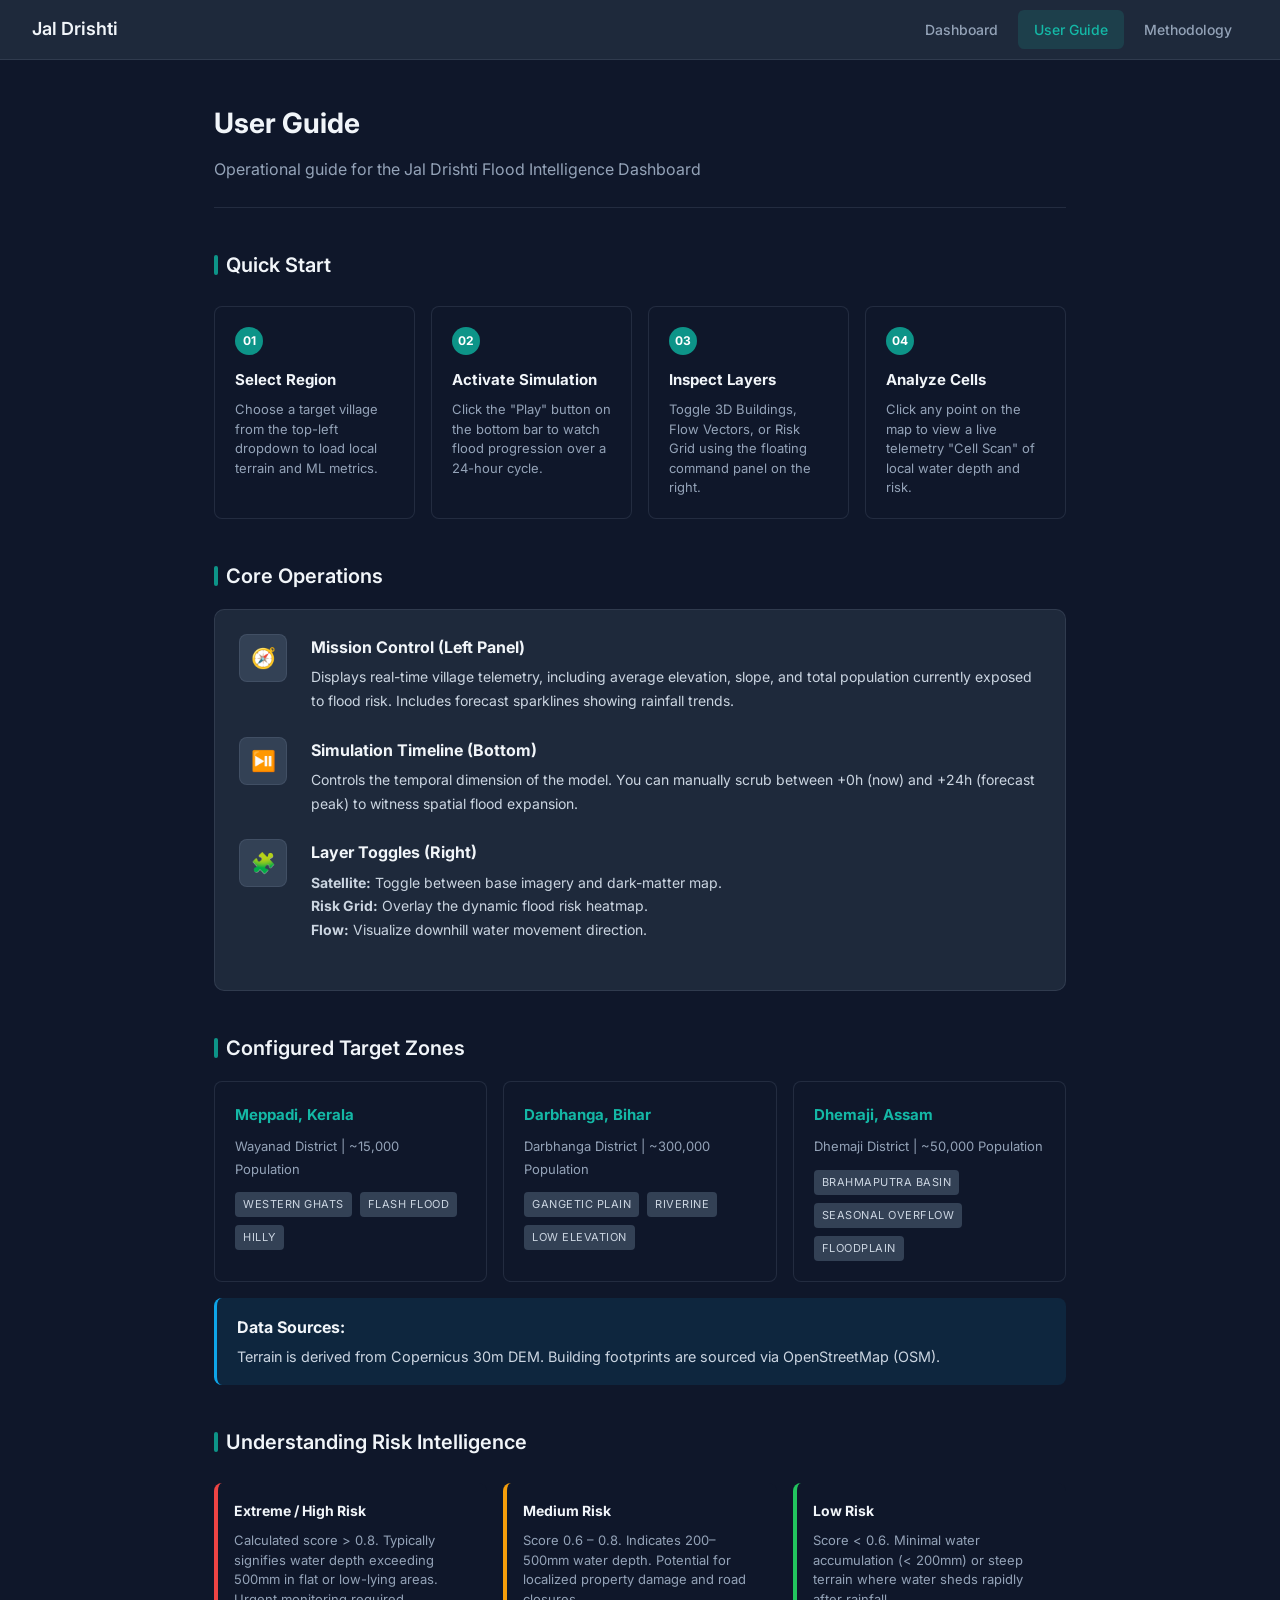
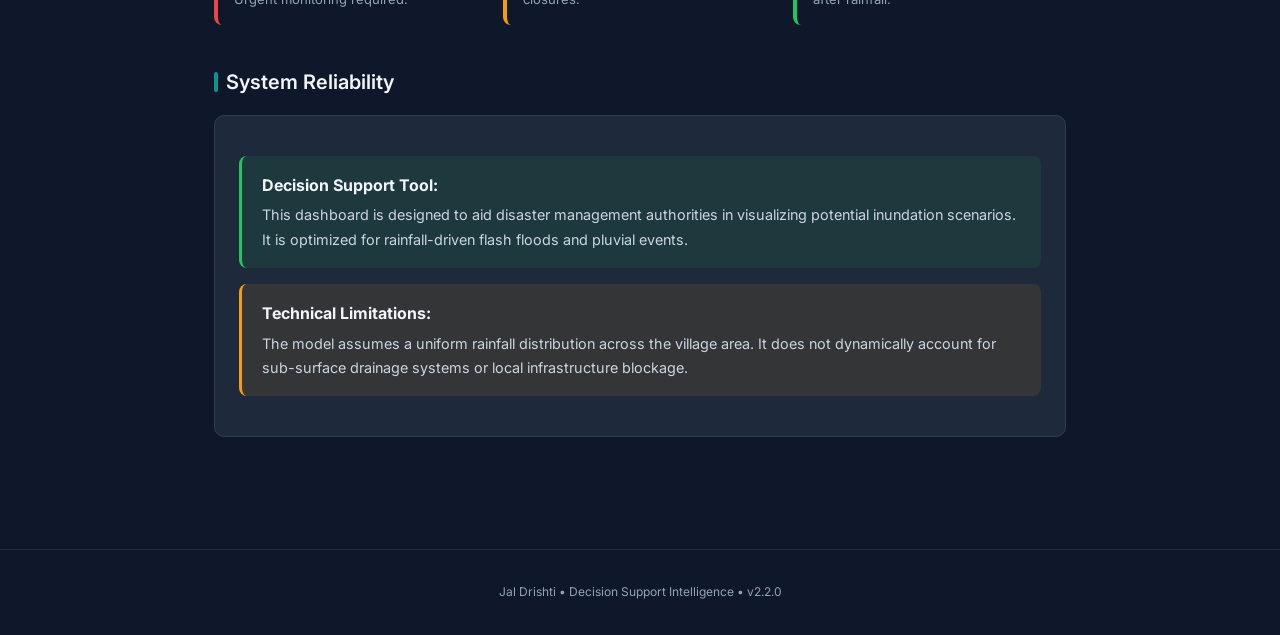
<file: JALDHRISHTI_V.2-master/frontend/pages/user-guide.html>
<!DOCTYPE html>
<html lang="en">

<head>
    <meta charset="UTF-8">
    <meta name="viewport" content="width=device-width, initial-scale=1.0">
    <title>User Guide - Jal Drishti</title>
    <link href="https://fonts.googleapis.com/css2?family=Inter:wght@300;400;500;600;700&display=swap" rel="stylesheet">
    <style>
        :root {
            /* Deep Water Professional Theme - Matching Methodology */
            --bg-base: #0f172a;
            --bg-surface: #1e293b;
            --bg-elevated: #334155;
            --border-subtle: rgba(148, 163, 184, 0.15);
            --border-accent: rgba(14, 165, 165, 0.4);
            --accent-primary: #0d9488;
            --accent-secondary: #14b8a6;
            --accent-glow: rgba(20, 184, 166, 0.15);
            --text-primary: #f1f5f9;
            --text-secondary: #cbd5e1;
            --text-muted: #94a3b8;
            --success: #22c55e;
            --warning: #f59e0b;
            --danger: #ef4444;
            --info: #0ea5e9;
            --font-main: 'Inter', -apple-system, BlinkMacSystemFont, sans-serif;
        }

        * {
            box-sizing: border-box;
            margin: 0;
            padding: 0;
        }

        body {
            font-family: var(--font-main);
            background: var(--bg-base);
            min-height: 100vh;
            color: var(--text-primary);
            line-height: 1.7;
        }

        /* Navigation */
        .navbar {
            background: var(--bg-surface);
            padding: 0 2rem;
            display: flex;
            align-items: center;
            justify-content: space-between;
            height: 60px;
            position: sticky;
            top: 0;
            z-index: 100;
            border-bottom: 1px solid var(--border-subtle);
        }

        .nav-brand {
            display: flex;
            align-items: center;
            gap: 0.5rem;
            color: var(--text-primary);
            text-decoration: none;
            font-weight: 600;
            font-size: 1.125rem;
        }

        .nav-brand span {
            color: var(--accent-secondary);
        }

        .nav-links {
            display: flex;
            gap: 0.25rem;
        }

        .nav-link {
            color: var(--text-muted);
            text-decoration: none;
            padding: 0.5rem 1rem;
            border-radius: 6px;
            font-size: 0.875rem;
            font-weight: 500;
            transition: all 0.2s ease;
        }

        .nav-link:hover {
            background: var(--bg-elevated);
            color: var(--text-primary);
        }

        .nav-link.active {
            background: var(--accent-glow);
            color: var(--accent-secondary);
        }

        /* Main Container */
        .container {
            max-width: 900px;
            margin: 0 auto;
            padding: 2.5rem 1.5rem;
        }

        /* Page Header */
        .page-header {
            margin-bottom: 2.5rem;
            padding-bottom: 1.5rem;
            border-bottom: 1px solid var(--border-subtle);
        }

        .page-header h1 {
            font-size: 1.75rem;
            font-weight: 700;
            margin-bottom: 0.5rem;
            color: var(--text-primary);
        }

        .page-header p {
            color: var(--text-muted);
            font-size: 1rem;
        }

        /* Section */
        .section {
            margin-bottom: 2.5rem;
        }

        .section-title {
            font-size: 1.25rem;
            font-weight: 600;
            margin-bottom: 1rem;
            color: var(--text-primary);
            display: flex;
            align-items: center;
            gap: 0.5rem;
        }

        .section-title::before {
            content: "";
            width: 4px;
            height: 1.25rem;
            background: var(--accent-primary);
            border-radius: 2px;
        }

        /* Card */
        .card {
            background: var(--bg-surface);
            border-radius: 10px;
            padding: 1.5rem;
            margin-bottom: 1rem;
            border: 1px solid var(--border-subtle);
        }

        .card h3 {
            font-size: 1rem;
            font-weight: 600;
            margin-bottom: 0.75rem;
            color: var(--accent-secondary);
        }

        .card p {
            color: var(--text-secondary);
            margin-bottom: 0.75rem;
        }

        .card p:last-child {
            margin-bottom: 0;
        }

        /* Step Grid */
        .step-grid {
            display: grid;
            grid-template-columns: repeat(auto-fit, minmax(200px, 1fr));
            gap: 1rem;
            margin: 1.5rem 0;
        }

        .step-card {
            background: var(--bg-base);
            padding: 1.25rem;
            border-radius: 8px;
            border: 1px solid var(--border-subtle);
            position: relative;
            transition: transform 0.2s ease;
        }

        .step-card:hover {
            transform: translateY(-2px);
            border-color: var(--border-accent);
        }

        .step-num {
            width: 28px;
            height: 28px;
            background: var(--accent-primary);
            color: white;
            border-radius: 50%;
            display: flex;
            align-items: center;
            justify-content: center;
            font-size: 0.75rem;
            font-weight: 700;
            margin-bottom: 0.75rem;
        }

        .step-card h4 {
            font-size: 0.9375rem;
            margin-bottom: 0.5rem;
            color: var(--text-primary);
        }

        .step-card p {
            font-size: 0.8125rem;
            color: var(--text-muted);
            margin: 0;
            line-height: 1.5;
        }

        /* Feature Row */
        .feature-row {
            display: flex;
            gap: 1.5rem;
            margin-bottom: 1.5rem;
            align-items: flex-start;
        }

        .feature-icon {
            flex: 0 0 48px;
            height: 48px;
            background: var(--bg-elevated);
            border-radius: 8px;
            display: flex;
            align-items: center;
            justify-content: center;
            font-size: 1.25rem;
            border: 1px solid var(--border-subtle);
        }

        .feature-content {
            flex: 1;
        }

        .feature-content h4 {
            font-size: 1rem;
            color: var(--text-primary);
            margin-bottom: 0.25rem;
        }

        .feature-content p {
            font-size: 0.875rem;
            color: var(--text-secondary);
        }

        /* Alert Boxes - Matching Methodology */
        .alert {
            padding: 1rem 1.25rem;
            border-radius: 8px;
            margin: 1rem 0;
            border-left: 3px solid;
        }

        .alert.info {
            background: rgba(14, 165, 233, 0.1);
            border-color: var(--info);
        }

        .alert.success {
            background: rgba(34, 197, 94, 0.1);
            border-color: var(--success);
        }

        .alert.warning {
            background: rgba(245, 158, 11, 0.1);
            border-color: var(--warning);
        }

        .alert strong {
            display: block;
            margin-bottom: 0.25rem;
            color: var(--text-primary);
        }

        .alert p {
            color: var(--text-secondary);
            font-size: 0.9rem;
            margin: 0;
        }

        /* Village Chips */
        .village-grid {
            display: grid;
            grid-template-columns: repeat(auto-fit, minmax(260px, 1fr));
            gap: 1rem;
            margin: 1rem 0;
        }

        .village-card {
            background: var(--bg-base);
            padding: 1.25rem;
            border-radius: 8px;
            border: 1px solid var(--border-subtle);
        }

        .village-card h4 {
            color: var(--accent-secondary);
            margin-bottom: 0.5rem;
            font-size: 0.9375rem;
        }

        .village-meta {
            font-size: 0.8125rem;
            color: var(--text-muted);
            margin-bottom: 0.75rem;
        }

        .village-tags {
            display: flex;
            gap: 0.5rem;
            flex-wrap: wrap;
        }

        .tag {
            font-size: 0.6875rem;
            padding: 0.2rem 0.5rem;
            background: var(--bg-elevated);
            color: var(--text-secondary);
            border-radius: 4px;
            text-transform: uppercase;
            letter-spacing: 0.5px;
        }

        /* Risk Legend - Matching Methodology */
        .risk-legend {
            display: grid;
            grid-template-columns: repeat(auto-fit, minmax(250px, 1fr));
            gap: 1rem;
            margin: 1.5rem 0;
        }

        .risk-item {
            padding: 1rem;
            border-radius: 8px;
            border-left: 4px solid;
            background: var(--bg-base);
        }

        .risk-item.high {
            border-color: var(--danger);
        }

        .risk-item.medium {
            border-color: var(--warning);
        }

        .risk-item.low {
            border-color: var(--success);
        }

        .risk-item h4 {
            font-size: 0.875rem;
            margin-bottom: 0.5rem;
            color: var(--text-primary);
        }

        .risk-item p {
            font-size: 0.8125rem;
            color: var(--text-muted);
            line-height: 1.5;
        }

        /* Footer */
        .footer {
            text-align: center;
            padding: 2rem;
            color: var(--text-muted);
            font-size: 0.75rem;
            border-top: 1px solid var(--border-subtle);
            margin-top: 2rem;
        }

        /* Responsive */
        @media (max-width: 640px) {
            .navbar {
                padding: 0 1rem;
            }

            .nav-links {
                display: none;
            }

            .container {
                padding: 1.5rem 1rem;
            }

            .feature-row {
                flex-direction: column;
                gap: 0.5rem;
            }
        }
    </style>
</head>

<body>
    <!-- Navigation -->
    <nav class="navbar">
        <a href="../index.html" class="nav-brand">Jal Drishti </a>
        <div class="nav-links">
            <a href="../index.html" class="nav-link">Dashboard</a>
            <a href="user-guide.html" class="nav-link active">User Guide</a>
            <a href="methodology.html" class="nav-link">Methodology</a>
        </div>
    </nav>

    <div class="container">
        <!-- Page Header -->
        <div class="page-header">
            <h1>User Guide</h1>
            <p>Operational guide for the Jal Drishti Flood Intelligence Dashboard</p>
        </div>

        <!-- Quick Start -->
        <div class="section">
            <h2 class="section-title">Quick Start</h2>

            <div class="step-grid">
                <div class="step-card">
                    <div class="step-num">01</div>
                    <h4>Select Region</h4>
                    <p>Choose a target village from the top-left dropdown to load local terrain and ML metrics.</p>
                </div>
                <div class="step-card">
                    <div class="step-num">02</div>
                    <h4>Activate Simulation</h4>
                    <p>Click the "Play" button on the bottom bar to watch flood progression over a 24-hour cycle.</p>
                </div>
                <div class="step-card">
                    <div class="step-num">03</div>
                    <h4>Inspect Layers</h4>
                    <p>Toggle 3D Buildings, Flow Vectors, or Risk Grid using the floating command panel on the right.
                    </p>
                </div>
                <div class="step-card">
                    <div class="step-num">04</div>
                    <h4>Analyze Cells</h4>
                    <p>Click any point on the map to view a live telemetry "Cell Scan" of local water depth and risk.
                    </p>
                </div>
            </div>
        </div>

        <!-- Dashboard Interfaces -->
        <div class="section">
            <h2 class="section-title">Core Operations</h2>

            <div class="card">
                <div class="feature-row">
                    <div class="feature-icon">🧭</div>
                    <div class="feature-content">
                        <h4>Mission Control (Left Panel)</h4>
                        <p>Displays real-time village telemetry, including average elevation, slope, and total
                            population currently exposed to flood risk. Includes forecast sparklines showing rainfall
                            trends.</p>
                    </div>
                </div>

                <div class="feature-row">
                    <div class="feature-icon">⏯️</div>
                    <div class="feature-content">
                        <h4>Simulation Timeline (Bottom)</h4>
                        <p>Controls the temporal dimension of the model. You can manually scrub between +0h (now) and
                            +24h (forecast peak) to witness spatial flood expansion.</p>
                    </div>
                </div>

                <div class="feature-row">
                    <div class="feature-icon">🧩</div>
                    <div class="feature-content">
                        <h4>Layer Toggles (Right)</h4>
                        <p><strong>Satellite:</strong> Toggle between base imagery and dark-matter map. <br>
                            <strong>Risk Grid:</strong> Overlay the dynamic flood risk heatmap. <br>
                            <strong>Flow:</strong> Visualize downhill water movement direction.
                        </p>
                    </div>
                </div>
            </div>
        </div>

        <!-- Target Zones -->
        <div class="section">
            <h2 class="section-title">Configured Target Zones</h2>

            <div class="village-grid">
                <div class="village-card">
                    <h4>Meppadi, Kerala</h4>
                    <div class="village-meta">Wayanad District | ~15,000 Population</div>
                    <div class="village-tags">
                        <span class="tag">Western Ghats</span>
                        <span class="tag">Flash Flood</span>
                        <span class="tag">Hilly</span>
                    </div>
                </div>
                <div class="village-card">
                    <h4>Darbhanga, Bihar</h4>
                    <div class="village-meta">Darbhanga District | ~300,000 Population</div>
                    <div class="village-tags">
                        <span class="tag">Gangetic Plain</span>
                        <span class="tag">Riverine</span>
                        <span class="tag">Low Elevation</span>
                    </div>
                </div>
                <div class="village-card">
                    <h4>Dhemaji, Assam</h4>
                    <div class="village-meta">Dhemaji District | ~50,000 Population</div>
                    <div class="village-tags">
                        <span class="tag">Brahmaputra Basin</span>
                        <span class="tag">Seasonal Overflow</span>
                        <span class="tag">Floodplain</span>
                    </div>
                </div>
            </div>

            <div class="alert info">
                <strong>Data Sources:</strong>
                <p>Terrain is derived from Copernicus 30m DEM. Building footprints are sourced via OpenStreetMap (OSM).
                </p>
            </div>
        </div>

        <!-- Understanding Risk -->
        <div class="section">
            <h2 class="section-title">Understanding Risk Intelligence</h2>

            <div class="risk-legend">
                <div class="risk-item high">
                    <h4>Extreme / High Risk</h4>
                    <p>Calculated score > 0.8. Typically signifies water depth exceeding 500mm in flat or low-lying
                        areas. Urgent monitoring required.</p>
                </div>
                <div class="risk-item medium">
                    <h4>Medium Risk</h4>
                    <p>Score 0.6 – 0.8. Indicates 200–500mm water depth. Potential for localized property damage and
                        road closures.</p>
                </div>
                <div class="risk-item low">
                    <h4>Low Risk</h4>
                    <p>Score < 0.6. Minimal water accumulation (< 200mm) or steep terrain where water sheds rapidly
                            after rainfall.</p>
                </div>
            </div>
        </div>

        <!-- Important Notes -->
        <div class="section">
            <h2 class="section-title">System Reliability</h2>

            <div class="card">
                <div class="alert success">
                    <strong>Decision Support Tool:</strong>
                    <p>This dashboard is designed to aid disaster management authorities in visualizing potential
                        inundation scenarios. It is optimized for rainfall-driven flash floods and pluvial events.</p>
                </div>

                <div class="alert warning">
                    <strong>Technical Limitations:</strong>
                    <p>The model assumes a uniform rainfall distribution across the village area. It does not
                        dynamically
                        account for sub-surface drainage systems or local infrastructure blockage.</p>
                </div>
            </div>
        </div>
    </div>

    <div class="footer">
        <p>Jal Drishti • Decision Support Intelligence • v2.2.0</p>
    </div>
</body>

</html>
</file>
